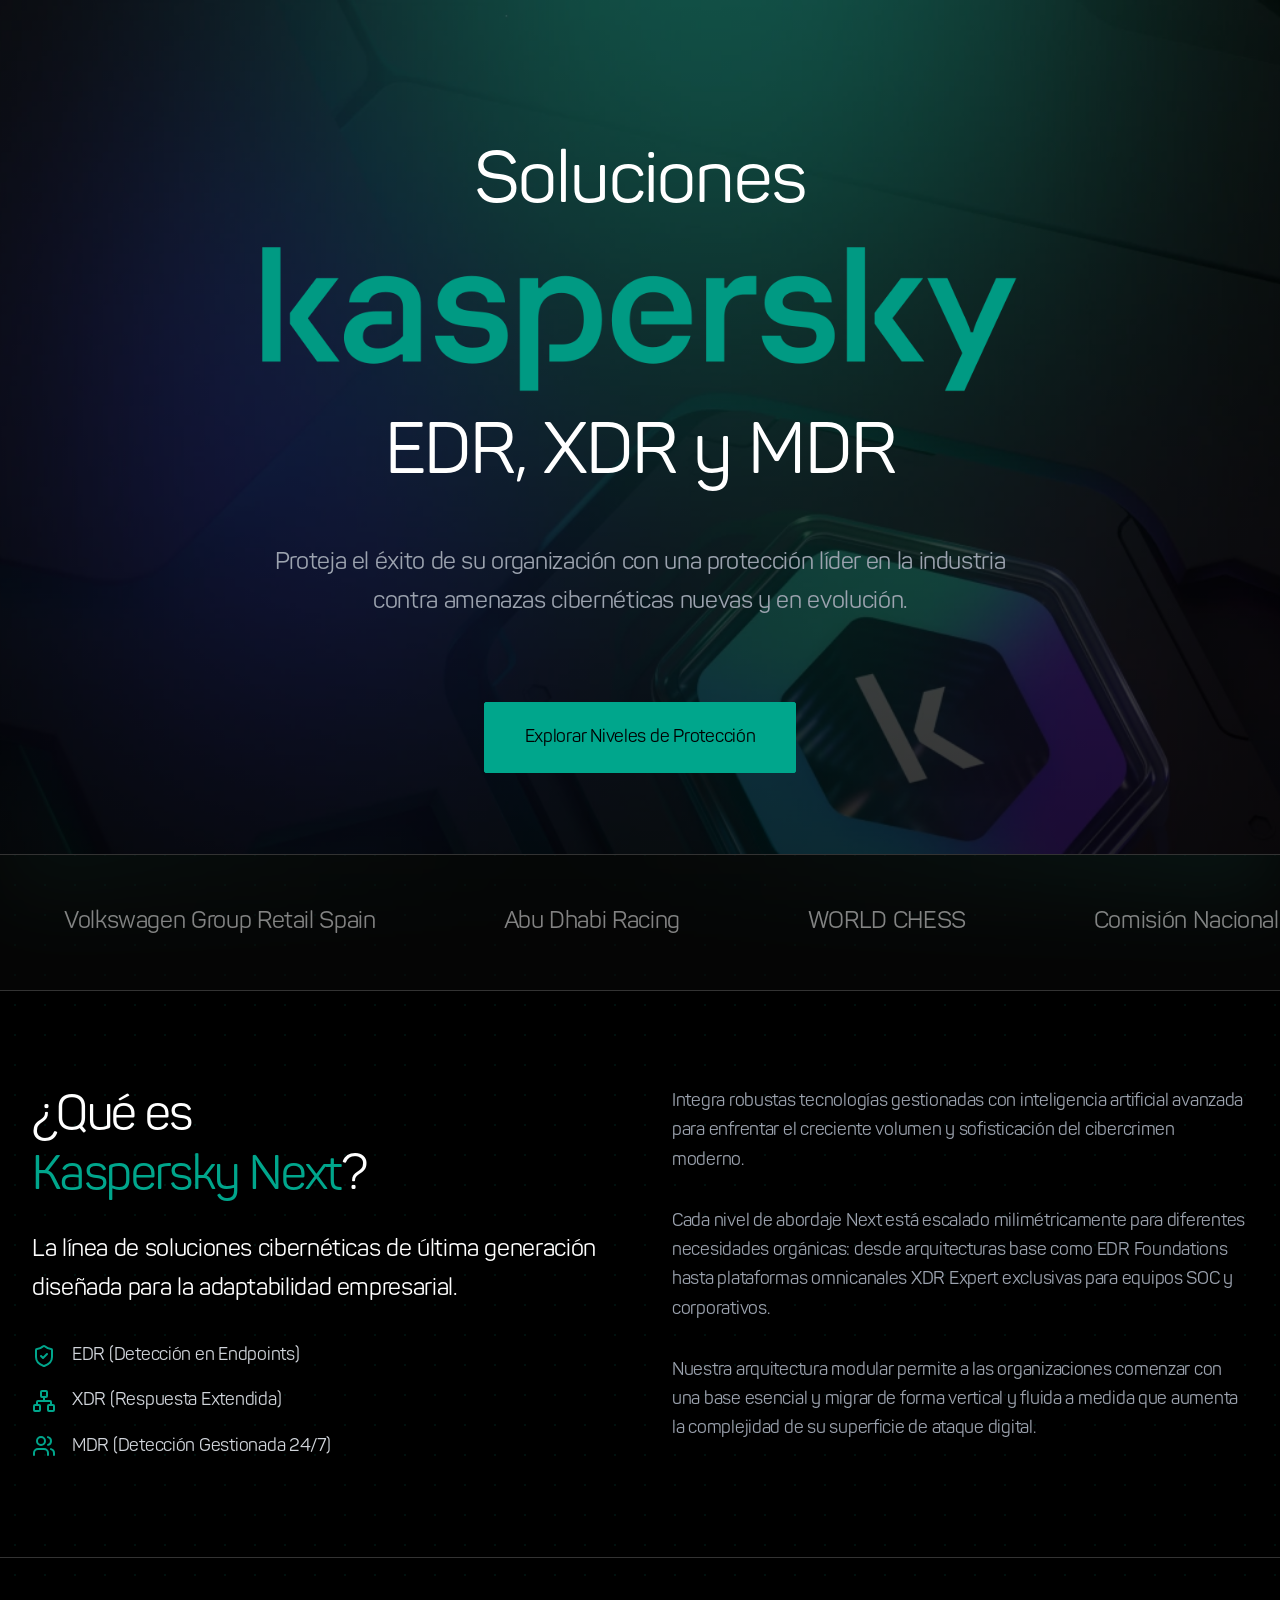
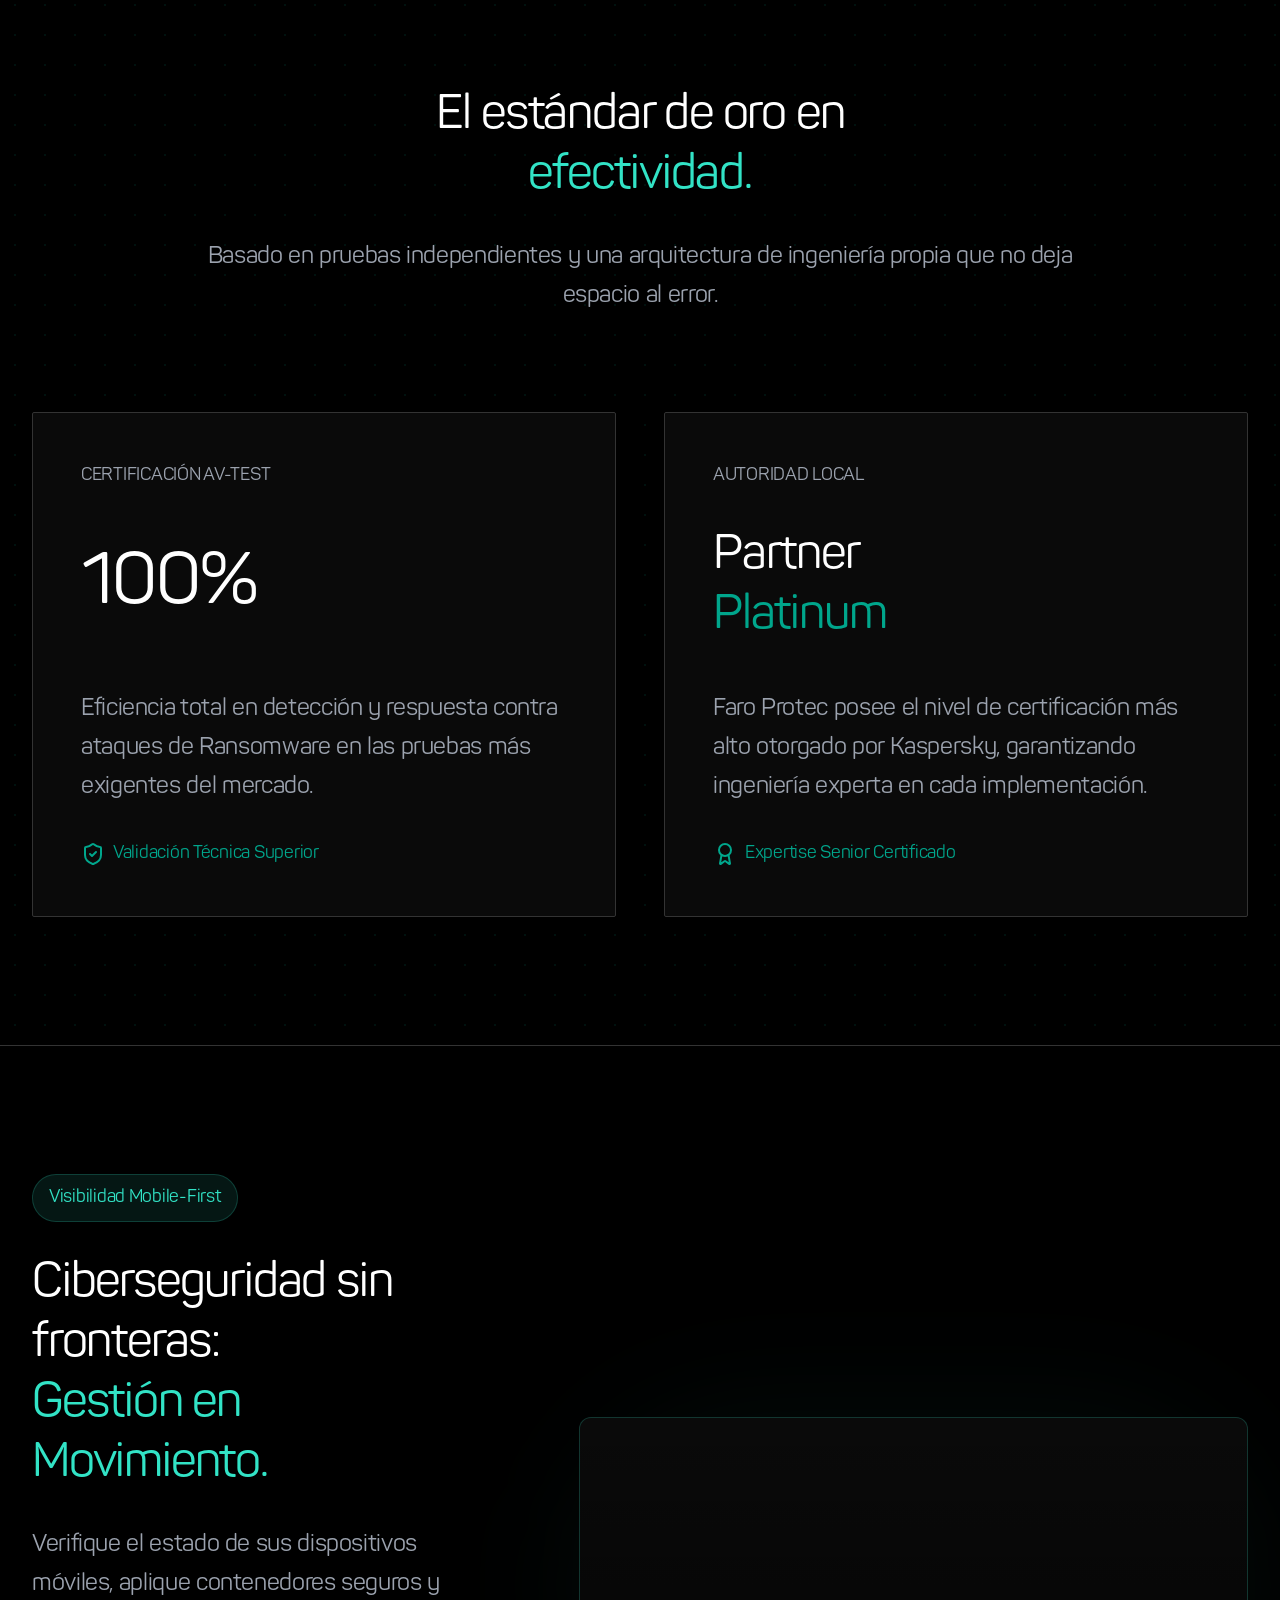
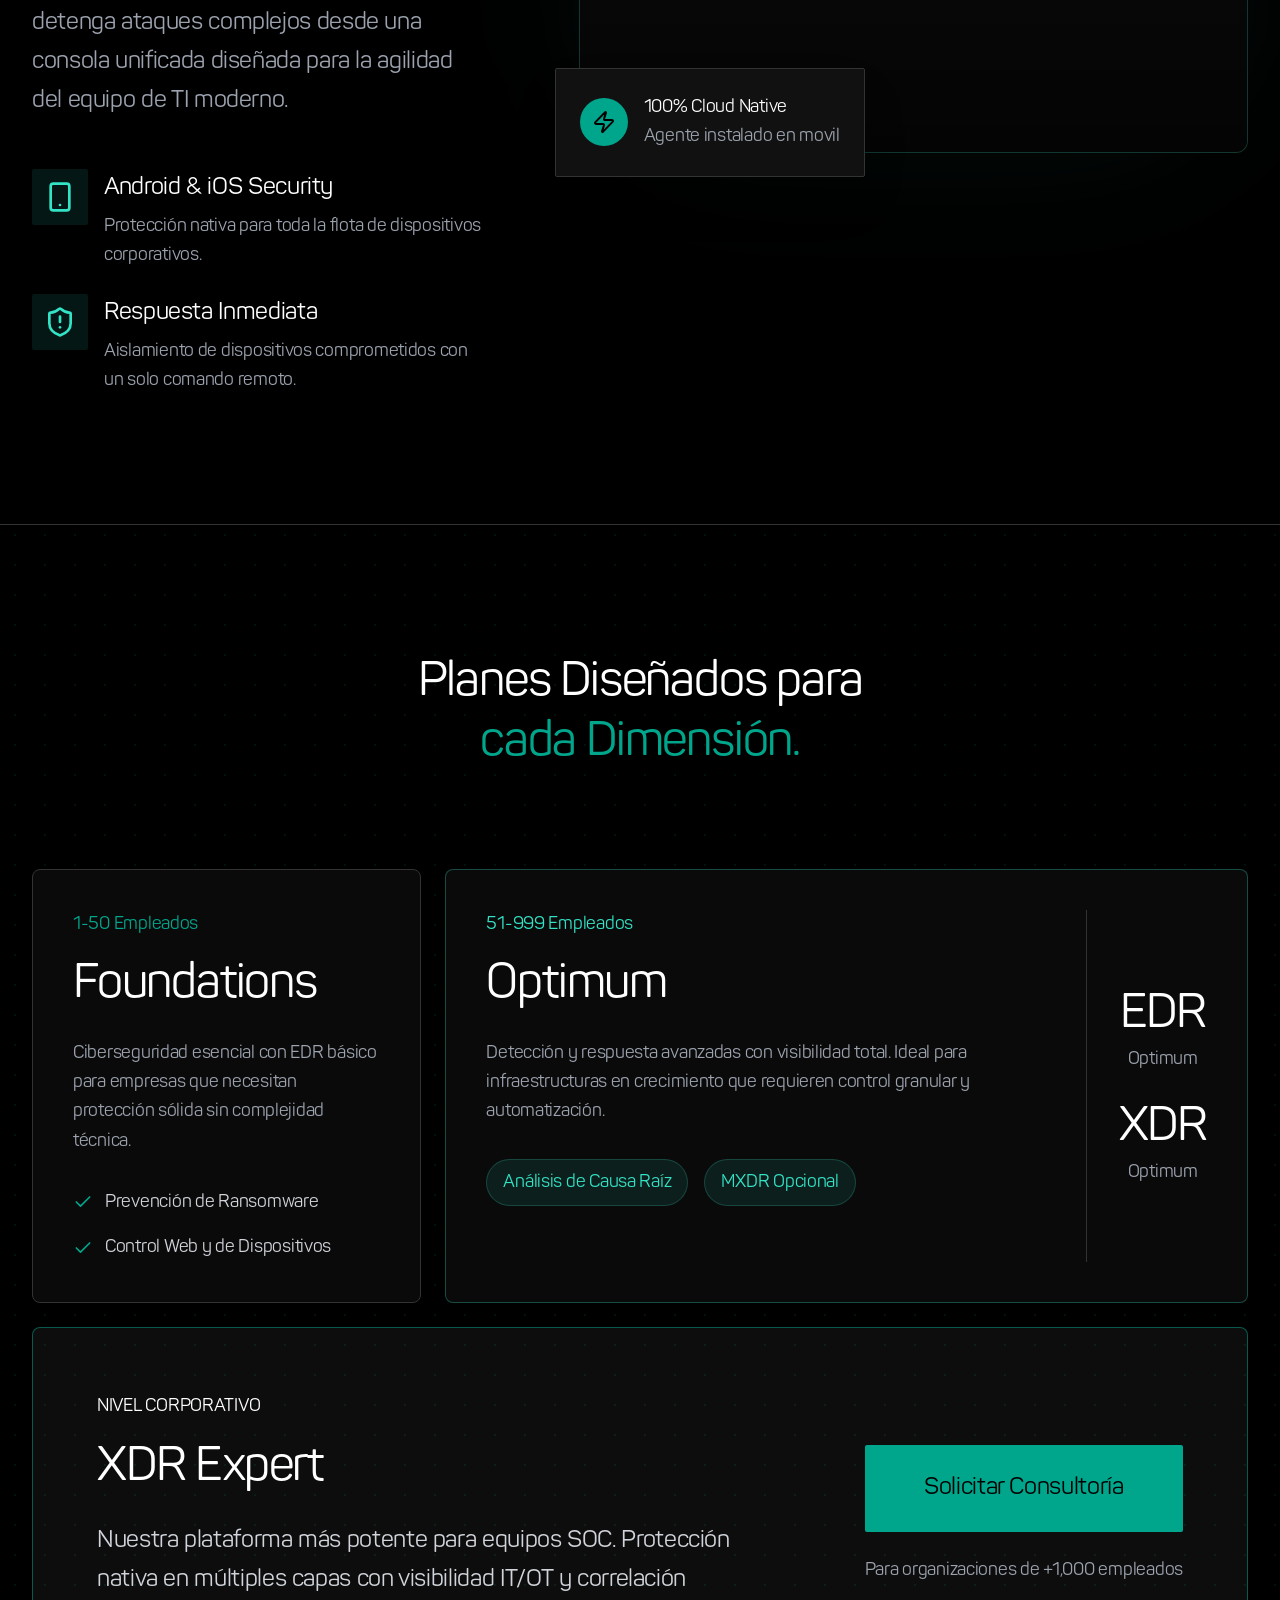
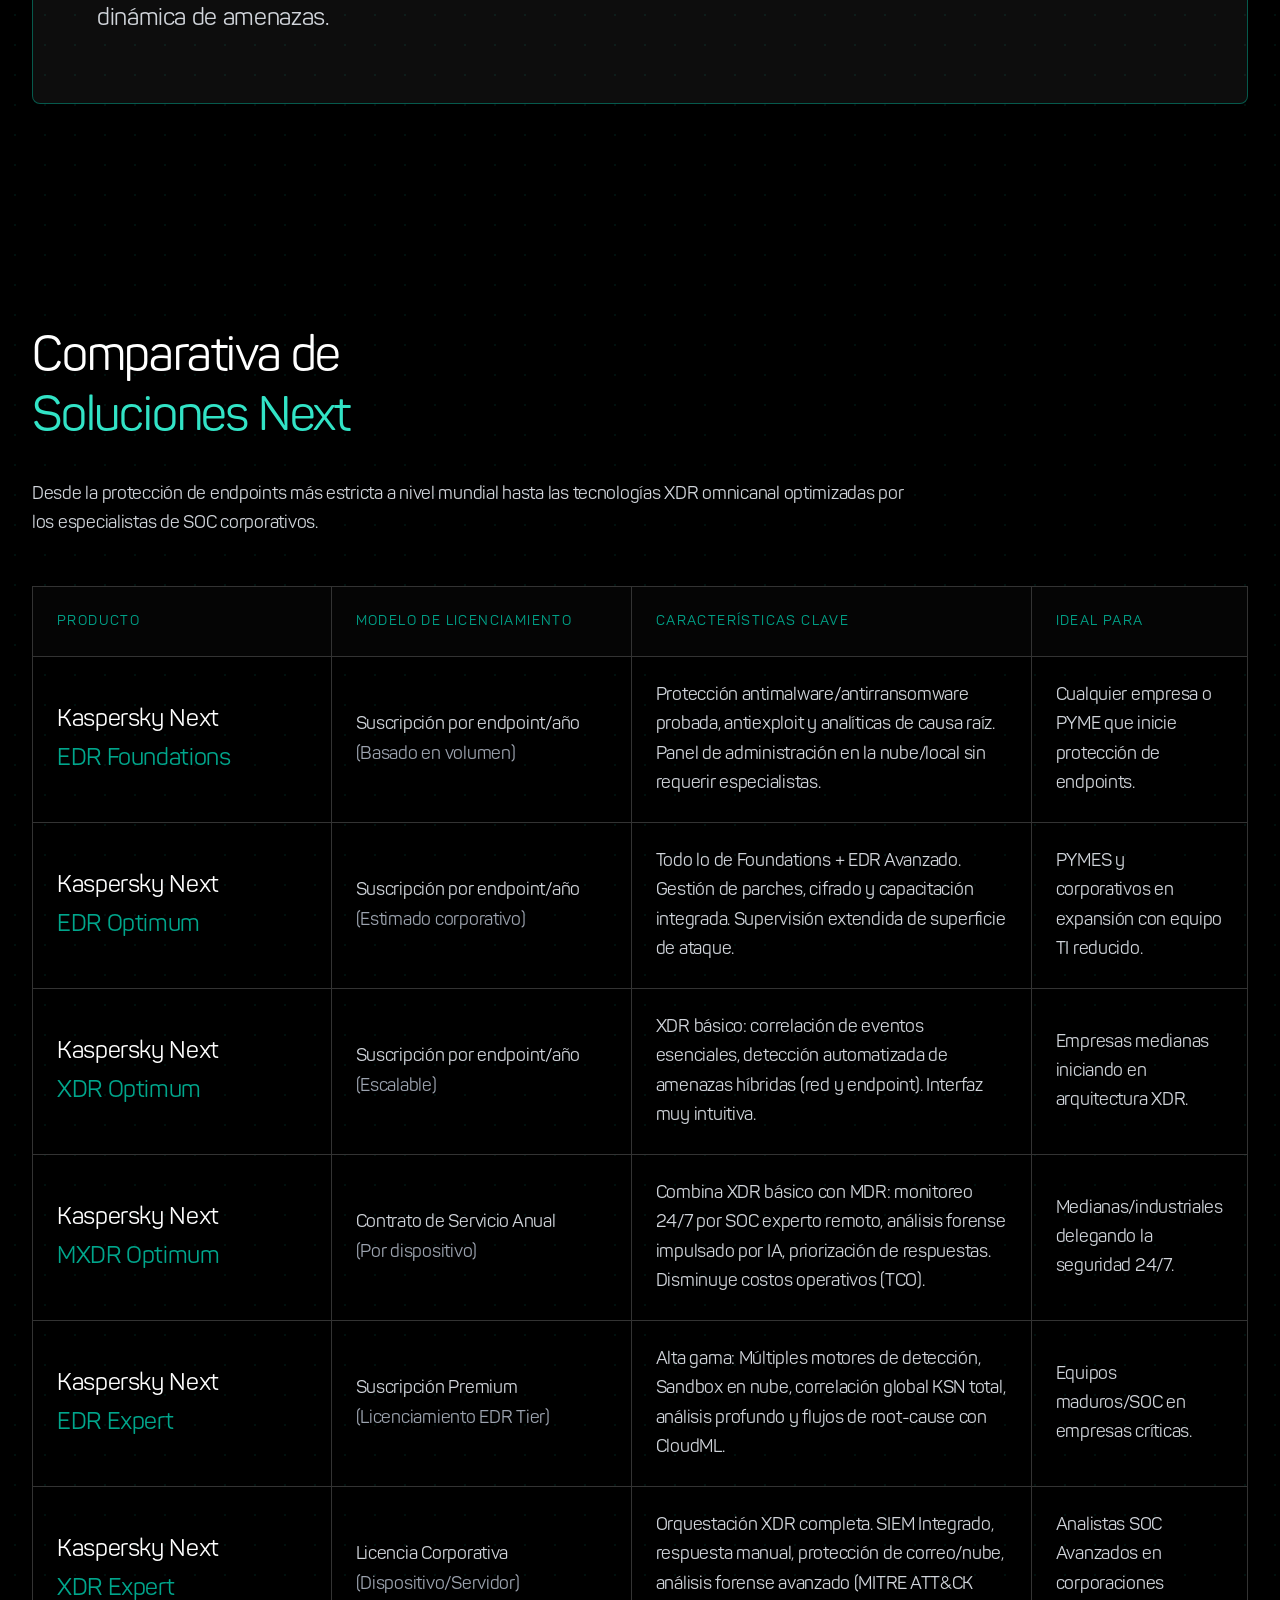
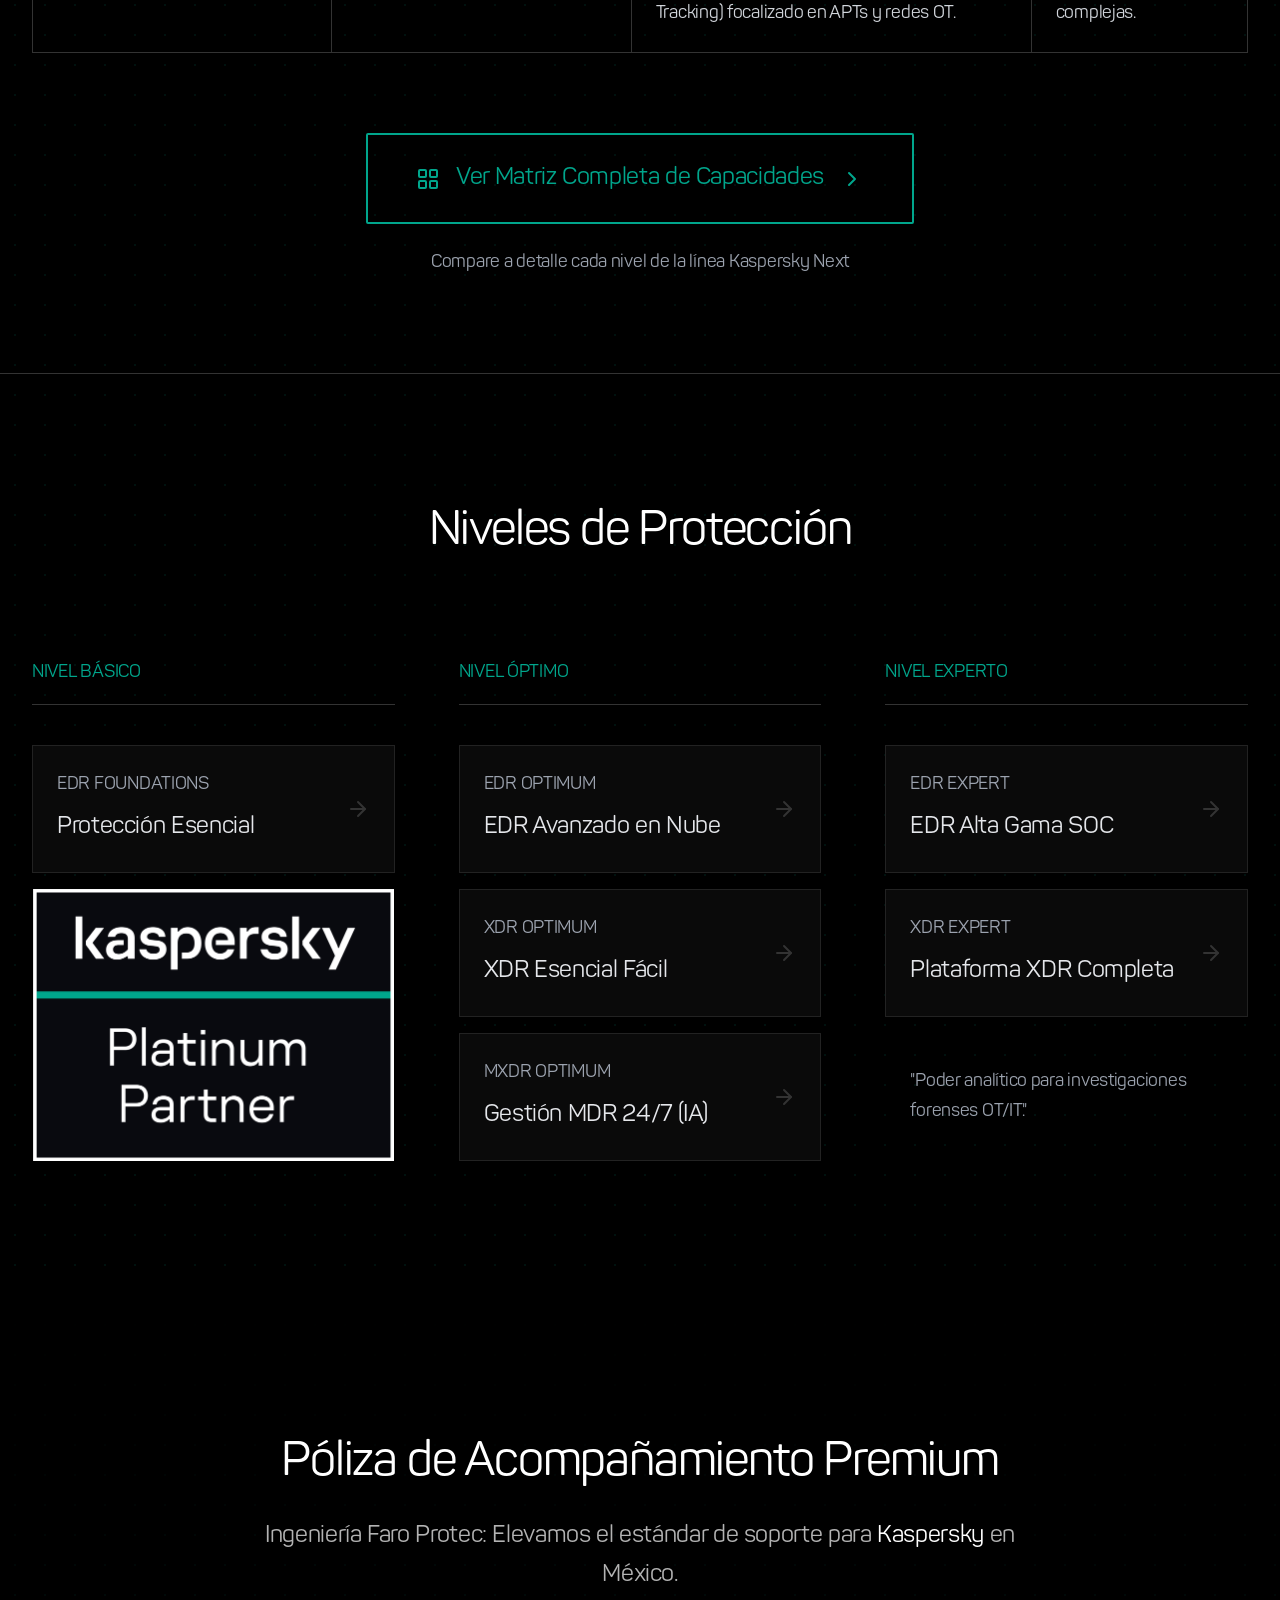
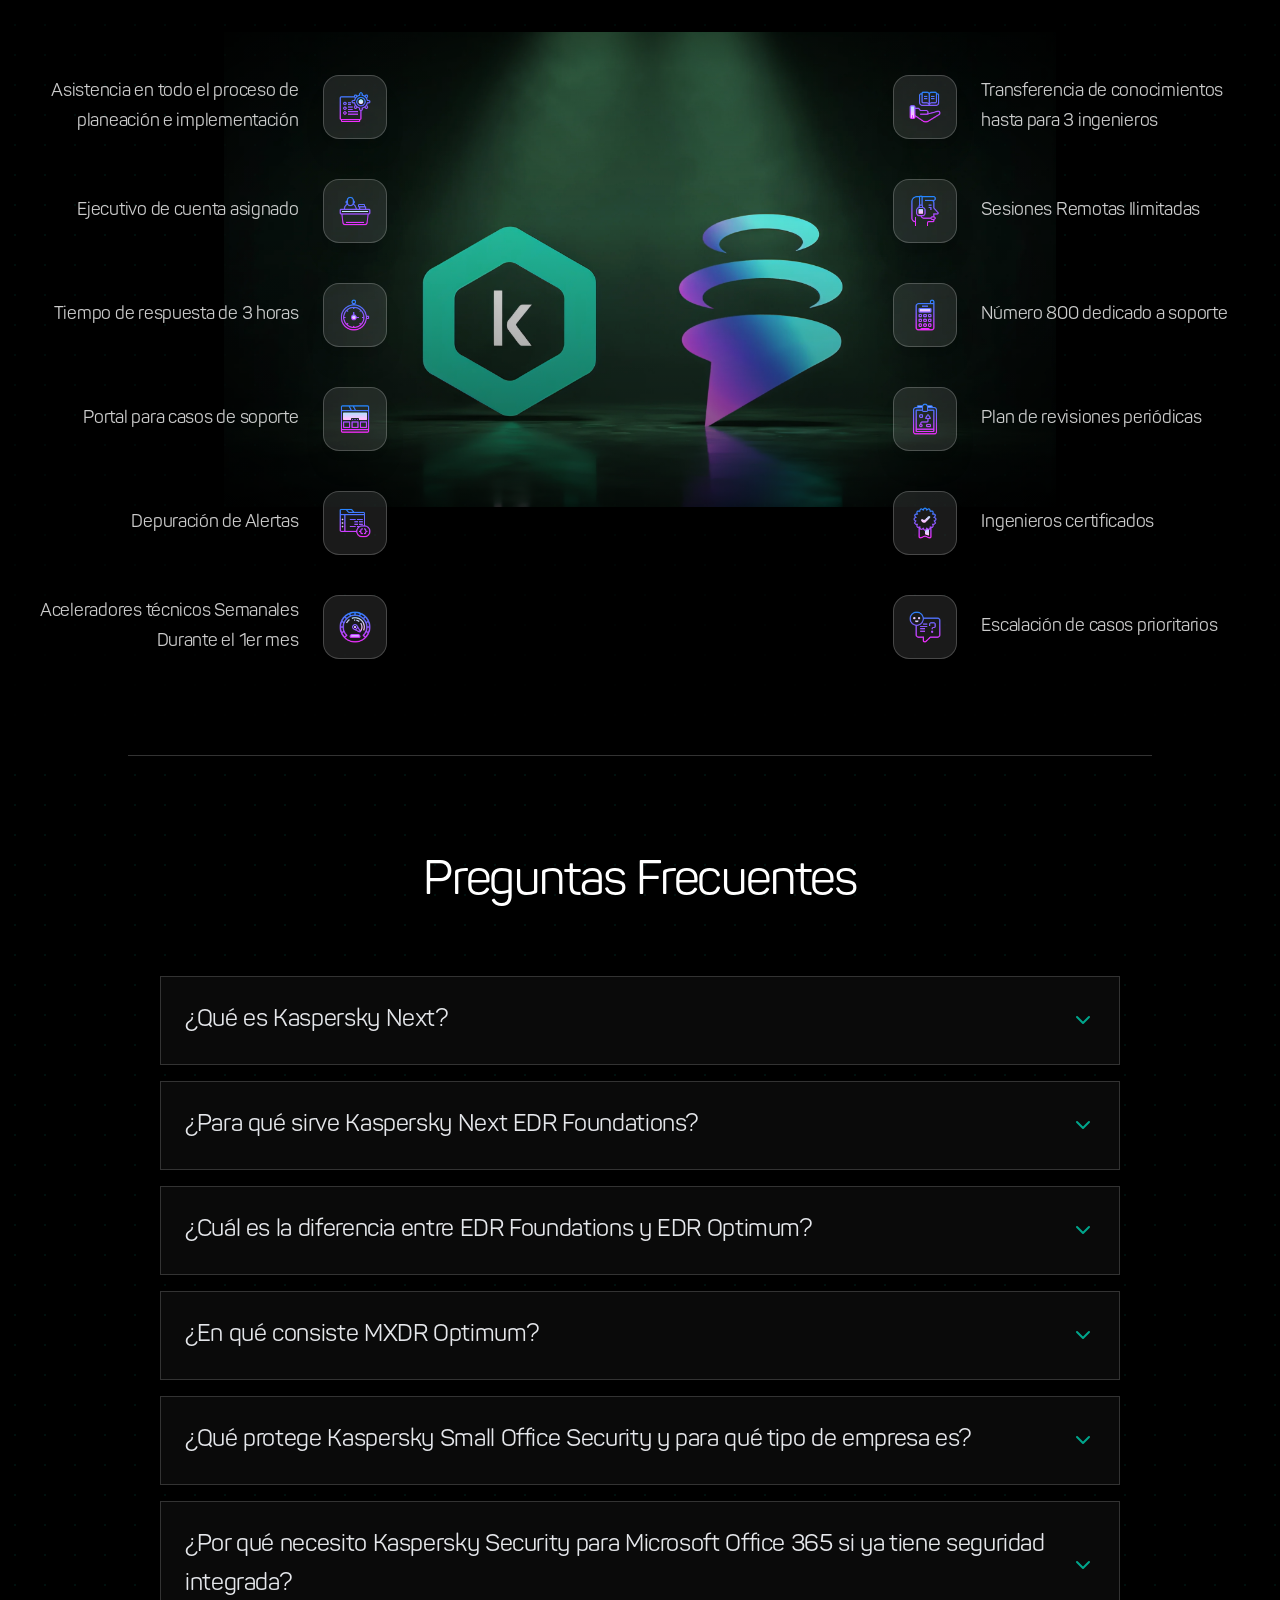
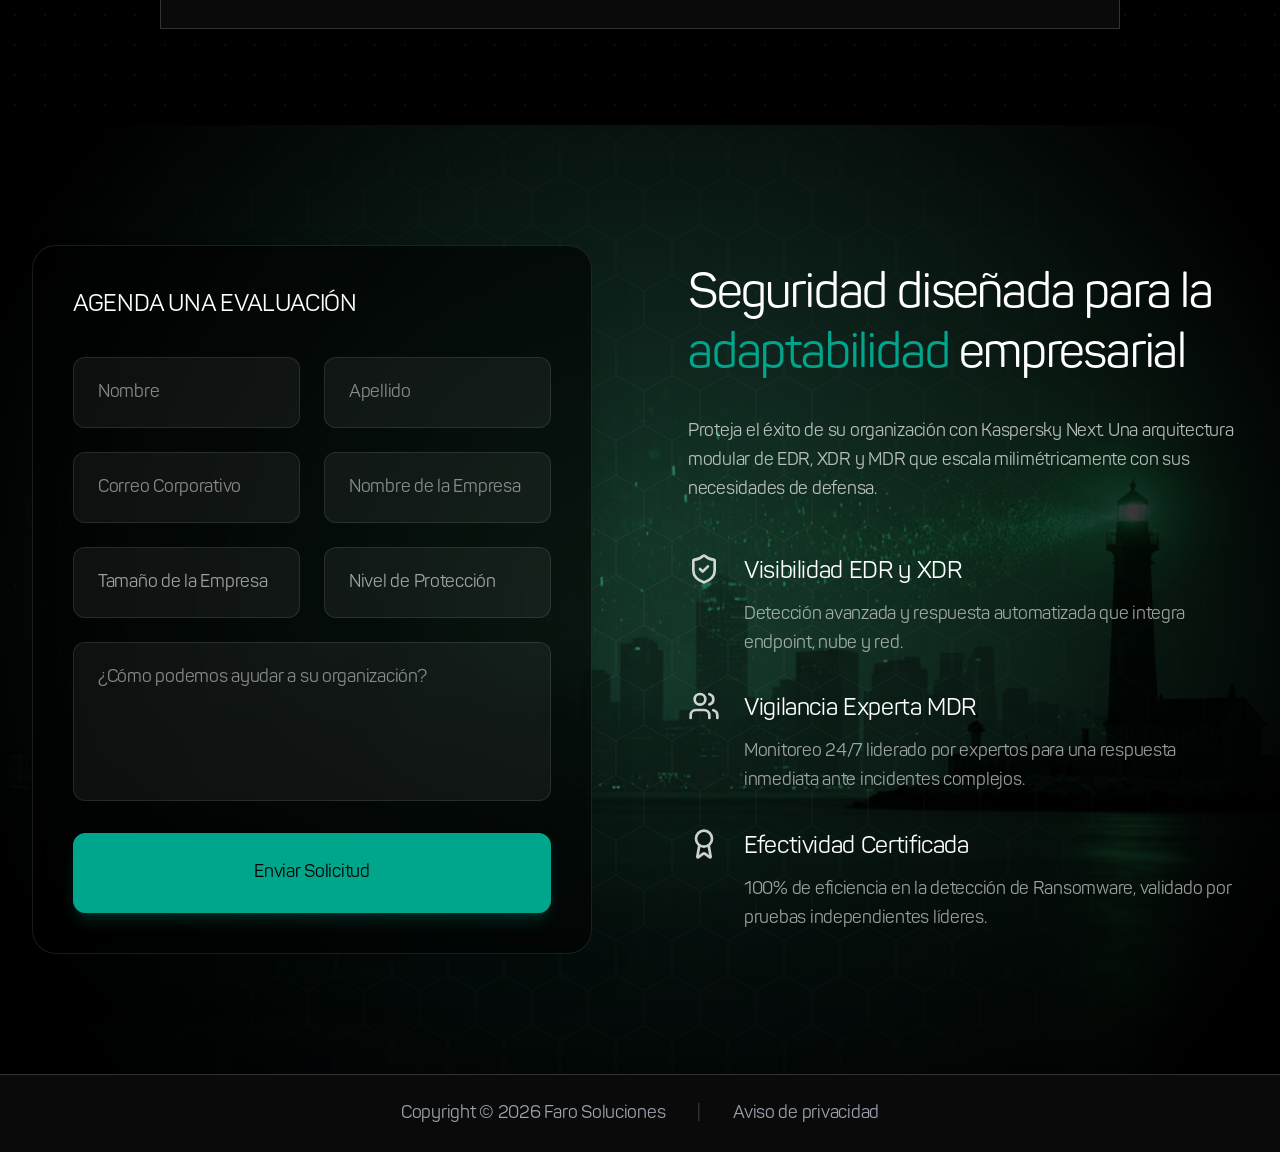
<file: index.html>
<!DOCTYPE html>
<html lang="es">

<head>
    <meta charset="UTF-8">
    <meta name="viewport" content="width=device-width, initial-scale=1.0">
    <meta name="description"
        content="Descubra Kaspersky Next, la nueva línea de ciberseguridad empresarial: soluciones EDR, XDR y MDR con IA avanzada. Compare funcionalidades, precios estimados y solicite una demo gratis.">
    <title>Kaspersky Next: soluciones EDR, XDR y MDR de ciberseguridad para empresas</title>
    <link rel="icon" href="data:,">

    <!-- LCP Optimization -->
    <link rel="preload" as="image" href="./public/images/masthead-tablet-1x-q93.webp" fetchpriority="high">

    <!-- Font Preload Optimization -->
    <link rel="preload" href="./public/fonts/Panton-Regular.otf" as="font" type="font/otf" crossorigin>

    <!-- Tailwind CSS (Local) -->
    <script src="./public/js/tailwind.min.js"></script>
    <script>
        tailwind.config = {
            theme: {
                extend: {
                    colors: {
                        kaspersky: {
                            green: '#00a68c',
                            cyan: '#32e3c6',
                            black: '#000000',
                            gray: '#0a0a0a',
                            border: '#333333'
                        }
                    }
                }
            }
        }
    </script>

    <!-- Lucide Icons (Local) -->
    <script src="./public/js/lucide.min.js"></script>

    <style>
        /* REGLA DE ORO TIPOGRÁFICA: Local Panton Loader */
        @font-face {
            font-family: 'Panton';
            src: url('./public/fonts/Panton-Regular.otf') format('opentype');
            font-weight: 400;
            font-style: normal;
            font-display: swap;
        }

        /* 1. Normalización Global */
        body {
            font-family: 'Panton', sans-serif;
            background-color: #000000;
            background-image: radial-gradient(rgba(0, 166, 140, 0.1) 1px, transparent 1px);
            background-size: 30px 30px;
            color: #ffffff;
            font-weight: 400 !important;
            letter-spacing: -0.015em !important;
            -webkit-font-smoothing: antialiased;
            overflow-x: hidden;
            position: relative;
            min-height: 100vh;
        }

        .ambient-glow {
            position: fixed;
            top: 0;
            left: 0;
            width: 100%;
            height: 100%;
            background:
                radial-gradient(circle at 0% 0%, rgba(0, 166, 140, 0.22), transparent 50%),
                radial-gradient(circle at 100% 100%, rgba(50, 227, 198, 0.15), transparent 50%),
                radial-gradient(circle at 100% 0%, rgba(0, 166, 140, 0.1), transparent 40%),
                radial-gradient(circle at 0% 100%, rgba(50, 227, 198, 0.1), transparent 40%);
            pointer-events: none;
            z-index: 0;
            filter: blur(40px);
        }

        /* Remoción global de font-weights y estandarización a 400 */
        h1,
        h2,
        h3,
        h4,
        h5,
        h6,
        p,
        a,
        span,
        button,
        b,
        strong,
        th,
        td,
        div {
            font-weight: 400 !important;
        }

        /* 2. Definición de Niveles Estrictos (Regla de Oro) */
        .text-lg {
            font-size: 1.125rem !important;
            line-height: 1.625 !important;
            letter-spacing: -0.015em !important;
        }

        .text-2xl,
        .text-xl {
            font-size: 1.5rem !important;
            line-height: 1.625 !important;
            letter-spacing: -0.015em !important;
        }

        .text-5xl,
        .text-4xl,
        .text-6xl {
            font-size: clamp(2.5rem, 5vw, 3rem) !important;
            line-height: 1.25 !important;
            letter-spacing: -0.025em !important;
        }

        .hero-title,
        .text-7xl,
        .text-8xl {
            font-size: clamp(3rem, 7vw, 4.5rem) !important;
            line-height: 1.1 !important;
            letter-spacing: -0.015em !important;
        }

        /* Estructuras Flat Design Sólidas */
        .flat-card {
            border: 1px solid #333333;
            background-color: #0a0a0a;
            border-radius: 12px;
            padding: 2rem;
        }

        /* Restricciones adicionales para Tablas y Acordeones Planos */
        .flat-table th,
        .flat-table td {
            border: 1px solid #333333;
            padding: 1.5rem;
            text-align: left;
        }

        .flat-table th {
            background-color: #050505;
            color: #00a68c;
            text-transform: uppercase;
            letter-spacing: 0.1em;
            font-size: 0.875rem;
        }

        /* Utility classes */
        .sr-only {
            position: absolute;
            width: 1px;
            height: 1px;
            padding: 0;
            margin: -1px;
            overflow: hidden;
            clip: rect(0, 0, 0, 0);
            white-space: nowrap;
            border-width: 0;
        }

        /* 5. Carrusel Infinito (Marquee) */
        .logo-marquee-container {
            width: 100%;
            overflow: hidden;
            position: relative;
            padding: 3rem 0;
            background: rgba(10, 10, 10, 0.5);
            border-bottom: 1px solid #333333;
        }

        .logo-marquee {
            display: flex;
            width: max-content;
            animation: marquee 30s linear infinite;
        }

        .logo-item {
            flex-shrink: 0;
            padding: 0 4rem;
            display: flex;
            align-items: center;
            justify-content: center;
            filter: grayscale(100%) brightness(2);
            opacity: 0.5;
            transition: opacity 0.3s ease;
        }

        .logo-item:hover {
            opacity: 1;
        }

        @keyframes marquee {
            0% {
                transform: translateX(0);
            }

            100% {
                transform: translateX(-50%);
            }
        }

        /* 6. Bento Grid Styles */
        .bento-grid {
            display: grid;
            grid-template-columns: repeat(12, 1fr);
            gap: 1.5rem;
        }

        .bento-item {
            background-color: #0a0a0a;
            border: 1px solid #333333;
            border-radius: 8px;
            padding: 2.5rem;
        }


        /* 7. Matrix Table & Modal Styles */
        #matrix-modal {
            display: none;
            position: fixed;
            inset: 0;
            z-index: 1000;
            background-color: rgba(0, 0, 0, 0.95);
            backdrop-filter: blur(20px);
            overflow-y: auto;
            padding: 4rem 1rem;
        }

        .matrix-container {
            max-width: 1200px;
            margin: 0 auto;
            background: #0a0a0b;
            border: 1px solid #333;
            box-shadow: 0 25px 50px -12px rgba(0, 0, 0, 0.5);
        }

        .matrix-table {
            width: 100%;
            border-collapse: collapse;
            table-layout: fixed;
        }

        .matrix-table th {
            padding: 2.5rem 1.5rem;
            background: #000;
            border-bottom: 2px solid #333;
            text-align: center;
        }

        .matrix-table td {
            padding: 1.5rem;
            border-bottom: 1px solid rgba(255, 255, 255, 0.05);
            vertical-align: middle;
            text-align: center;
        }

        .matrix-table tr:nth-child(even) {
            background-color: rgba(255, 255, 255, 0.02);
        }

        .matrix-table td:first-child {
            text-align: left;
            width: 40%;
        }

        .matrix-row-title {
            color: #32e3c6;
            font-size: 1.5rem;
            display: block;
            margin-bottom: 0.25rem;
            font-weight: bold;
        }

        .matrix-row-desc {
            font-size: 1.125rem;
            color: #888;
            line-height: 1.4;
        }

        .matrix-status-text {
            font-size: 1.125rem;
            color: #ccc;
        }

        /* Hero Background with Overlay */
        #hero {
            background-image: url('./public/images/masthead-tablet-1x-q93.webp');
            background-size: cover;
            background-position: center;
            background-repeat: no-repeat;
        }

        #hero::before {
            content: '';
            position: absolute;
            inset: 0;
            background: linear-gradient(to bottom, rgba(0, 0, 0, 0.6) 0%, rgba(0, 0, 0, 0.8) 100%);
            z-index: 1;
        }

        /* Sentinel Enclosure Effect for Contact Section */
        .section-contact-vibrant {
            position: relative;
            background: #000;
            padding: 120px 0;
            overflow: hidden;
            border-top: 1px solid var(--kaspersky-border);
        }

        .contact-bg-zoom {
            position: absolute;
            inset: 0;
            background-image: url('./public/images/gemini-2.5-flash-image_la_misma_imagen_pero_con_unfiltro_color_verde_kaspersky_en_el_ambiente._los_efec-0.jpg');
            background-size: 140%;
            background-position: 25% center;
            background-repeat: no-repeat;
            opacity: 0.65;
            z-index: 0;
        }

        /* FAQ: Justified text for long-form answers */
        details div p,
        details div li {
            text-align: justify;
            hyphens: auto;
        }

        .contact-bg-hex {
            position: absolute;
            inset: 0;
            background-image: url("data:image/svg+xml,%3Csvg xmlns='http://www.w3.org/2000/svg' width='56' height='100' viewBox='0 0 56 100'%3E%3Cpath d='M28 66L0 50L0 16L28 0L56 16L56 50L28 66L28 100' fill='none' stroke='white' stroke-opacity='0.05' stroke-width='1'/%3E%3C/svg%3E");
            background-size: 56px 100px;
            z-index: 1;
        }

        .contact-bg-mask {
            position: absolute;
            inset: 0;
            background: radial-gradient(circle at center, transparent 10%, #000 90%);
            z-index: 2;
        }

        /* Fix select options visibility */
        select option {
            background-color: #111;
            color: white;
        }

        .section-contact-vibrant .container-inner {
            position: relative;
            z-index: 10;
        }

        .benefit-item {
            display: flex;
            gap: 1.5rem;
            align-items: flex-start;
        }

        .benefit-icon {
            flex-shrink: 0;
            width: 2rem;
            height: 2rem;
            color: var(--kaspersky-green);
            opacity: 0.8;
        }
    </style>
</head>

<body class="bg-black text-white selection:bg-kaspersky-green selection:text-black">
    <div class="ambient-glow" aria-hidden="true"></div>

    <main>
        <!-- HERO SECTION (Clon Kaspesky Catalogue Hero) -->
        <section id="hero"
            class="relative min-h-[95vh] flex flex-col justify-center items-center overflow-hidden border-b border-kaspersky-border pt-16">
            <div class="relative z-10 text-center px-4 max-w-6xl w-full flex flex-col items-center">

                <!-- Título Gigante SEO -->
                <h1 class="text-7xl mb-12">
                    Soluciones<br>
                    <img src="./public/images/Kaspersky_logo.svg.png" alt="Kaspersky Next"
                        class="h-24 md:h-40 object-contain inline-block my-4"><br>
                    EDR, XDR y MDR
                </h1>
                <p class="text-2xl text-gray-400 max-w-3xl leading-snug">
                    Proteja el éxito de su organización con una protección líder en la
                    industria contra amenazas cibernéticas nuevas y en evolución.
                </p>

                <!-- Boton CTA (Flat) -->
                <a href="#modal-matrix"
                    class="inline-block mt-20 px-10 py-5 bg-kaspersky-green text-black text-lg border border-kaspersky-green rounded-sm">
                    Explorar Niveles de Protección
                </a>
            </div>

            </div>
        </section>

        <!-- LOGO CAROUSEL (Trust Section - Clientes Globales) -->
        <div class="logo-marquee-container">
            <div class="logo-marquee" id="marquee-inner">
                <!-- First Set -->
                <div class="logo-item"><span class="text-2xl text-white font-bold tracking-tighter">Volkswagen Group
                        Retail
                        Spain</span></div>
                <div class="logo-item"><span class="text-2xl text-white font-bold tracking-tighter">Abu Dhabi Racing
                    </span></div>
                <div class="logo-item"><span class="text-2xl text-white font-bold tracking-tighter">WORLD CHESS</span>
                </div>
                <div class="logo-item"><span class="text-2xl text-white font-bold tracking-tighter">Comisión Nacional de
                        Riego</span></div>
                <div class="logo-item"><span class="text-2xl text-white font-bold tracking-tighter">Qatar Olympic
                        Committee
                        UNIVERSITY</span></div>
                <div class="logo-item"><span class="text-2xl text-white font-bold tracking-tighter">HANKOOK TIRE</span>
                </div>
                <div class="logo-item"><span class="text-2xl text-white font-bold tracking-tighter">AGC Glass
                        Germany</span>
                </div>
                <div class="logo-item"><span class="text-2xl text-white font-bold tracking-tighter">Global Energía Group
                    </span></div>
                <div class="logo-item"><span class="text-2xl text-white font-bold tracking-tighter">Gobierno del Estado
                        de
                        Guanajuato</span></div>

                <!-- Duplicate for Infinite Scroll -->
                <div class="logo-item"><span class="text-2xl text-white font-bold tracking-tighter">Volkswagen Group
                        Retail
                        Spain</span></div>
                <div class="logo-item"><span class="text-2xl text-white font-bold tracking-tighter">Abu Dhabi Racing
                    </span></div>
                <div class="logo-item"><span class="text-2xl text-white font-bold tracking-tighter">WORLD CHESS</span>
                </div>
                <div class="logo-item"><span class="text-2xl text-white font-bold tracking-tighter">Comisión Nacional de
                        Riego</span></div>
                <div class="logo-item"><span class="text-2xl text-white font-bold tracking-tighter">Qatar Olympic
                        Committee
                        UNIVERSITY</span></div>
                <div class="logo-item"><span class="text-2xl text-white font-bold tracking-tighter">HANKOOK TIRE</span>
                </div>
                <div class="logo-item"><span class="text-2xl text-white font-bold tracking-tighter">AGC Glass
                        Germany</span>
                </div>
                <div class="logo-item"><span class="text-2xl text-white font-bold tracking-tighter">Global Energía Group
                    </span></div>
                <div class="logo-item"><span class="text-2xl text-white font-bold tracking-tighter">Gobierno del Estado
                        de
                        Guanajuato</span></div>
            </div>
        </div>

        <!-- SECTION 2: INTRODUCCION A NEXT -->
        <section class="py-24 px-8 max-w-7xl mx-auto border-b border-kaspersky-border">
            <div class="grid lg:grid-cols-2 gap-16 items-start">
                <div>
                    <h2 class="text-5xl md:text-5xl lg:text-5xl tracking-tight leading-[1.1] mb-6">¿Qué es <br><span
                            class="text-kaspersky-green">Kaspersky Next</span>?</h2>
                    <p class="text-2xl text-white leading-snug mb-8">
                        La línea de soluciones cibernéticas de última generación diseñada para la adaptabilidad
                        empresarial.
                    </p>
                    <div class="flex flex-col gap-4">
                        <div class="flex items-center gap-4 text-lg text-gray-300">
                            <i data-lucide="shield-check" class="text-kaspersky-green"></i> EDR (Detección en Endpoints)
                        </div>
                        <div class="flex items-center gap-4 text-lg text-gray-300">
                            <i data-lucide="network" class="text-kaspersky-green"></i> XDR (Respuesta Extendida)
                        </div>
                        <div class="flex items-center gap-4 text-lg text-gray-300">
                            <i data-lucide="users" class="text-kaspersky-green"></i> MDR (Detección Gestionada 24/7)
                        </div>
                    </div>
                </div>
                <div class="text-lg text-gray-400 space-y-8 leading-relaxed">
                    <p>Integra robustas tecnologías gestionadas con inteligencia artificial avanzada para enfrentar el
                        creciente volumen y sofisticación del cibercrimen moderno.</p>
                    <p>Cada nivel de abordaje <strong>Next</strong> está escalado milimétricamente para diferentes
                        necesidades orgánicas: desde arquitecturas base como EDR Foundations hasta plataformas
                        omnicanales
                        XDR Expert exclusivas para equipos SOC y corporativos.</p>
                    <p>Nuestra arquitectura modular permite a las organizaciones comenzar con una base esencial y migrar
                        de
                        forma vertical y fluida a medida que aumenta la complejidad de su superficie de ataque digital.
                    </p>
                </div>
            </div>
        </section>

        <!-- SECTION: ¿POR QUÉ ELEGIR NEXT? (Authority & Stats) -->
        <section class="py-32 px-8 max-w-7xl mx-auto border-b border-kaspersky-border">
            <div class="text-center mb-24">
                <h2 class="text-5xl md:text-7xl tracking-tighter mb-8">El estándar de oro en <br><span
                        class="text-kaspersky-cyan">efectividad.</span></h2>
                <p class="text-2xl text-gray-400 max-w-4xl mx-auto">Basado en pruebas independientes y una arquitectura
                    de
                    ingeniería propia que no deja espacio al error.</p>
            </div>

            <div class="grid md:grid-cols-2 gap-12">
                <!-- Metric Card -->
                <div class="p-12 border border-[#333] bg-[#0a0a0a] rounded-sm relative overflow-hidden">
                    <div class="relative z-10">
                        <div class="text-lg uppercase tracking-widest text-gray-400 mb-4">Certificación AV-TEST</div>
                        <div class="h-40 flex items-center mb-6">
                            <h3 class="text-7xl font-bold text-white">100%</h3>
                        </div>
                        <p class="text-2xl text-gray-400 leading-snug mb-8">Eficiencia total en detección y respuesta
                            contra
                            ataques de Ransomware en las pruebas más exigentes del mercado.</p>
                        <div class="flex items-center gap-2 text-kaspersky-green text-lg">
                            <i data-lucide="shield-check"></i>
                            <span>Validación Técnica Superior</span>
                        </div>
                    </div>
                </div>

                <!-- Partner Card -->
                <div class="p-12 border border-[#333] bg-[#0a0a0a] rounded-sm relative overflow-hidden">
                    <div class="relative z-10">
                        <div class="text-lg uppercase tracking-widest text-gray-400 mb-4">Autoridad Local</div>
                        <div class="h-40 flex items-center mb-6">
                            <h3 class="text-5xl text-white">Partner <br><span
                                    class="text-kaspersky-green">Platinum</span>
                            </h3>
                        </div>
                        <p class="text-2xl text-gray-400 leading-snug mb-8">Faro Protec posee el nivel de certificación
                            más
                            alto otorgado por Kaspersky, garantizando ingeniería experta en cada implementación.</p>
                        <div class="flex items-center gap-2 text-kaspersky-green text-lg">
                            <i data-lucide="award"></i>
                            <span>Expertise Senior Certificado</span>
                        </div>
                    </div>
                </div>
            </div>
        </section>
        <!-- SECTION: SEGURIDAD MOBILE-FIRST (Split Screen) -->
        <section class="py-32 px-8 bg-black border-b border-kaspersky-border overflow-hidden">
            <div class="max-w-[1400px] mx-auto grid grid-cols-12 gap-12 md:gap-24 items-center">

                <!-- Content Column -->
                <div class="col-span-12 md:col-span-5 flex flex-col gap-8 order-2 md:order-1">
                    <div
                        class="inline-block px-4 py-2 bg-kaspersky-cyan/10 border border-kaspersky-cyan/20 text-kaspersky-cyan text-lg rounded-full w-max">
                        Visibilidad Mobile-First
                    </div>
                    <h2 class="text-5xl md:text-7xl tracking-tighter">Ciberseguridad sin fronteras: <br><span
                            class="text-kaspersky-cyan">Gestión en Movimiento.</span></h2>
                    <p class="text-2xl text-gray-400 leading-snug">
                        Verifique el estado de sus dispositivos móviles, aplique contenedores seguros y detenga ataques
                        complejos desde una consola unificada diseñada para la agilidad del equipo de TI moderno.
                    </p>
                    <div class="space-y-6 mt-4">
                        <div class="flex items-start gap-4">
                            <div class="p-3 bg-kaspersky-cyan/10 rounded-sm">
                                <i data-lucide="smartphone" class="w-8 h-8 text-kaspersky-cyan"></i>
                            </div>
                            <div>
                                <h3 class="text-2xl text-white mb-1">Android & iOS Security</h3>
                                <p class="text-lg text-gray-400">Protección nativa para toda la flota de dispositivos
                                    corporativos.</p>
                            </div>
                        </div>
                        <div class="flex items-start gap-4">
                            <div class="p-3 bg-kaspersky-cyan/10 rounded-sm">
                                <i data-lucide="shield-alert" class="w-8 h-8 text-kaspersky-cyan"></i>
                            </div>
                            <div>
                                <h3 class="text-2xl text-white mb-1">Respuesta Inmediata</h3>
                                <p class="text-lg text-gray-400">Aislamiento de dispositivos comprometidos con un solo
                                    comando remoto.</p>
                            </div>
                        </div>
                    </div>
                </div>

                <!-- Video Column -->
                <div class="col-span-12 md:col-span-7 relative order-1 md:order-2">
                    <div class="absolute inset-0 bg-kaspersky-cyan/5 blur-3xl rounded-full"></div>
                    <div
                        class="relative flat-card overflow-hidden border border-kaspersky-cyan/20 rounded-xl group p-0">
                        <video autoplay muted loop playsinline
                            class="w-full h-auto scale-100 group-hover:scale-110 transition-transform duration-[2000ms]">
                            <source src="./public/video/Kaspersky Anti-Ransomware Tool.mp4" type="video/mp4">
                        </video>
                        <div class="absolute inset-0 bg-gradient-to-t from-black/60 to-transparent pointer-events-none">
                        </div>
                    </div>
                    <!-- Mini Overlay Badge -->
                    <div
                        class="absolute -bottom-6 -left-6 bg-[#111] border border-[#333] p-6 rounded-sm shadow-2xl hidden lg:block z-20">
                        <div class="flex items-center gap-4">
                            <div class="w-12 h-12 bg-kaspersky-green rounded-full flex items-center justify-center">
                                <i data-lucide="zap" class="w-6 h-6 text-black"></i>
                            </div>
                            <div>
                                <div class="text-white text-lg font-bold">100% Cloud Native</div>
                                <div class="text-gray-400 text-lg">Agente instalado en movil</div>
                            </div>
                        </div>
                    </div>
                </div>

            </div>
        </section>


        <!-- SECTION: PLANES Y NIVELES (Bento Grid) -->
        <section class="py-32 px-8 max-w-7xl mx-auto">
            <div class="text-center mb-24">
                <h2 class="text-5xl md:text-7xl tracking-tighter">Planes Diseñados para <br><span
                        class="text-kaspersky-green">cada Dimensión.</span></h2>
            </div>

            <div class="bento-grid">
                <!-- Box 1: Small (Foundations) -->
                <div class="bento-item col-span-12 lg:col-span-4 flex flex-col justify-between">
                    <div>
                        <div class="text-lg text-kaspersky-green mb-4">1-50 Empleados</div>
                        <h3 class="text-5xl text-white mb-6">Foundations</h3>
                        <p class="text-lg text-gray-400 mb-8 leading-relaxed">Ciberseguridad esencial con EDR básico
                            para
                            empresas que necesitan protección sólida sin complejidad técnica.</p>
                    </div>
                    <ul class="space-y-4 text-lg text-gray-300">
                        <li class="flex items-center gap-3"><i data-lucide="check"
                                class="w-5 h-5 text-kaspersky-green"></i>
                            Prevención de Ransomware</li>
                        <li class="flex items-center gap-3"><i data-lucide="check"
                                class="w-5 h-5 text-kaspersky-green"></i>
                            Control Web y de Dispositivos</li>
                    </ul>
                </div>

                <!-- Box 2: Medium (Optimum) -->
                <div
                    class="bento-item col-span-12 lg:col-span-8 border-kaspersky-cyan/30 flex flex-col md:flex-row gap-8">
                    <div class="flex-1">
                        <div class="text-lg text-kaspersky-cyan mb-4">51-999 Empleados</div>
                        <h3 class="text-5xl text-white mb-6">Optimum</h3>
                        <p class="text-lg text-gray-400 mb-8 leading-relaxed">Detección y respuesta avanzadas con
                            visibilidad total. Ideal para infraestructuras en crecimiento que requieren control granular
                            y
                            automatización.</p>
                        <div class="flex flex-wrap gap-4">
                            <span
                                class="px-4 py-2 bg-kaspersky-cyan/10 border border-kaspersky-cyan/20 text-kaspersky-cyan rounded-full text-lg">Análisis
                                de Causa Raíz</span>
                            <span
                                class="px-4 py-2 bg-kaspersky-cyan/10 border border-kaspersky-cyan/20 text-kaspersky-cyan rounded-full text-lg">MXDR
                                Opcional</span>
                        </div>
                    </div>
                    <div class="hidden md:flex flex-col justify-center gap-6 border-l border-[#333] pl-8">
                        <div class="text-center">
                            <div class="text-5xl text-white">EDR</div>
                            <div class="text-lg text-gray-400">Optimum</div>
                        </div>
                        <div class="text-center">
                            <div class="text-5xl text-white">XDR</div>
                            <div class="text-lg text-gray-400">Optimum</div>
                        </div>
                    </div>
                </div>

                <!-- Box 3: Enterprise (Expert) -->
                <div
                    class="bento-item col-span-12 lg:col-span-12 bg-white/5 border-kaspersky-green/50 flex flex-col lg:flex-row items-center justify-between p-16">
                    <div class="max-w-2xl mb-8 lg:mb-0">
                        <div class="text-lg text-white mb-4 uppercase tracking-[0.3em]">Nivel Corporativo</div>
                        <h3 class="text-5xl text-white mb-6">XDR Expert</h3>
                        <p class="text-2xl text-gray-300 leading-relaxed">Nuestra plataforma más potente para equipos
                            SOC.
                            Protección nativa en múltiples capas con visibilidad IT/OT y correlación dinámica de
                            amenazas.
                        </p>
                    </div>
                    <div class="flex flex-col gap-6 w-full lg:w-auto">
                        <button onclick="document.getElementById('demo-form').scrollIntoView({behavior: 'smooth'})"
                            class="px-12 py-6 bg-kaspersky-green text-black text-2xl font-bold rounded-sm">Solicitar
                            Consultoría</button>
                        <p class="text-lg text-gray-400 text-center">Para organizaciones de +1,000 empleados</p>
                    </div>
                </div>
            </div>
        </section>

        <!-- SECTION 3: TABLA COMPARATIVA KASPERSKY NEXT -->
        <section class="py-24 px-8 max-w-7xl mx-auto border-b border-kaspersky-border">
            <h2 class="text-5xl md:text-5xl lg:text-5xl tracking-tight mb-8">Comparativa de <br><span
                    class="text-kaspersky-cyan">Soluciones Next</span></h2>
            <p class="text-lg text-gray-300 leading-relaxed mb-12 max-w-4xl">
                Desde la protección de endpoints más estricta a nivel mundial hasta las tecnologías XDR omnicanal
                optimizadas por los especialistas de SOC corporativos.
            </p>

            <div class="overflow-x-auto">
                <table class="w-full flat-table">
                    <thead>
                        <tr>
                            <th class="w-1/4">Producto</th>
                            <th class="w-1/4">Modelo de Licenciamiento</th>
                            <th class="w-1/3">Características Clave</th>
                            <th class="w-1/6">Ideal para</th>
                        </tr>
                    </thead>
                    <tbody class="text-gray-300">
                        <tr class=" transition-none">
                            <td class="font-bold text-white text-2xl">Kaspersky Next<br><span
                                    class="text-kaspersky-green">EDR Foundations</span></td>
                            <td class="text-lg">Suscripción por endpoint/año<br><span
                                    class="text-lg text-gray-400">(Basado
                                    en
                                    volumen)</span></td>
                            <td class="text-lg">Protección antimalware/antirransomware probada, antiexploit y analíticas
                                de
                                causa raíz. Panel de administración en la nube/local sin requerir especialistas.</td>
                            <td class="text-lg">Cualquier empresa o PYME que inicie protección de endpoints.</td>
                        </tr>
                        <tr class=" transition-none">
                            <td class="font-bold text-white text-2xl">Kaspersky Next<br><span
                                    class="text-kaspersky-green">EDR Optimum</span></td>
                            <td class="text-lg">Suscripción por endpoint/año<br><span
                                    class="text-lg text-gray-400">(Estimado
                                    corporativo)</span></td>
                            <td class="text-lg">Todo lo de Foundations + EDR Avanzado. Gestión de parches, cifrado y
                                capacitación integrada. Supervisión extendida de superficie de ataque.</td>
                            <td class="text-lg">PYMES y corporativos en expansión con equipo TI reducido.</td>
                        </tr>
                        <tr class=" transition-none">
                            <td class="font-bold text-white text-2xl">Kaspersky Next<br><span
                                    class="text-kaspersky-green">XDR Optimum</span></td>
                            <td class="text-lg">Suscripción por endpoint/año<br><span
                                    class="text-lg text-gray-400">(Escalable)</span></td>
                            <td class="text-lg">XDR básico: correlación de eventos esenciales, detección automatizada de
                                amenazas híbridas (red y endpoint). Interfaz muy intuitiva.</td>
                            <td class="text-lg">Empresas medianas iniciando en arquitectura XDR.</td>
                        </tr>
                        <tr class=" transition-none">
                            <td class="font-bold text-white text-2xl">Kaspersky Next<br><span
                                    class="text-kaspersky-green">MXDR Optimum</span></td>
                            <td class="text-lg">Contrato de Servicio Anual<br><span class="text-lg text-gray-400">(Por
                                    dispositivo)</span>
                            </td>
                            <td class="text-lg">Combina XDR básico con MDR: monitoreo 24/7 por SOC experto remoto,
                                análisis
                                forense impulsado por IA, priorización de respuestas. Disminuye costos operativos (TCO).
                            </td>
                            <td class="text-lg">Medianas/industriales delegando la seguridad 24/7.</td>
                        </tr>
                        <tr class=" transition-none">
                            <td class="font-bold text-white text-2xl">Kaspersky Next<br><span class="text-kaspersky-green">EDR Expert</span></td>
                            <td class="text-lg">Suscripción Premium<br><span
                                    class="text-lg text-gray-400">(Licenciamiento
                                    EDR Tier)</span>
                            </td>
                            <td class="text-lg">Alta gama: Múltiples motores de detección, Sandbox en nube, correlación
                                global KSN total, análisis profundo y flujos de root-cause con CloudML. </td>
                            <td class="text-lg">Equipos maduros/SOC en empresas críticas.</td>
                        </tr>
                        <tr class=" transition-none">
                            <td class="font-bold text-white text-2xl">Kaspersky Next<br><span class="text-kaspersky-green">XDR Expert</span></td>
                            <td class="text-lg">Licencia Corporativa<br><span
                                    class="text-lg text-gray-400">(Dispositivo/Servidor)</span>
                            </td>
                            <td class="text-lg">Orquestación XDR completa. SIEM Integrado, respuesta manual, protección
                                de
                                correo/nube, análisis forense avanzado (MITRE ATT&CK Tracking) focalizado en APTs y
                                redes
                                OT.</td>
                            <td class="text-lg">Analistas SOC Avanzados en corporaciones complejas.</td>
                        </tr>
                    </tbody>
                </table>

                <!-- Matrix Button Overlay -->
                <div class="mt-20 text-center">
                    <button onclick="openMatrixModal()"
                        class="group relative inline-flex items-center gap-4 px-12 py-6 bg-transparent border-2 border-kaspersky-green text-kaspersky-green text-2xl font-bold rounded-sm hover:bg-kaspersky-green hover:text-black duration-300">
                        <i data-lucide="layout-grid" class="w-6 h-6"></i>
                        Ver Matriz Completa de Capacidades
                        <i data-lucide="chevron-right" class="w-6 h-6 transition-transform"></i>
                    </button>
                    <p class="mt-6 text-gray-400 text-lg">Compare a detalle cada nivel de la línea Kaspersky Next</p>
                </div>
            </div>
        </section>

        <!-- SECTION 4: KASPERSKY NEXT MODALS MATRIX -->
        <section id="modal-matrix" class="py-32 px-8 max-w-7xl mx-auto">
            <h2 class="text-5xl md:text-7xl text-center mb-24 tracking-tight">Niveles de Protección</h2>
            <div class="grid grid-cols-1 lg:grid-cols-3 gap-16">

                <!-- Category 1: Foundations -->
                <div class="space-y-10">
                    <div class="text-lg tracking-[0.2em] uppercase text-kaspersky-green border-b border-[#333] pb-4">
                        Nivel
                        Básico</div>
                    <div class="space-y-4">
                        <button onclick="openModal('modal-next-edr-foundations')"
                            class="w-full text-left flex items-center justify-between p-6 border border-[#222] bg-[#0a0a0a]  hover:border-kaspersky-green transition-none group h-32">
                            <div class="flex flex-col gap-2">
                                <span class="text-lg text-gray-400 uppercase tracking-widest">EDR Foundations</span>
                                <span class="text-2xl text-gray-200">Protección
                                    Esencial</span>
                            </div>
                            <i data-lucide="arrow-right" class="w-6 h-6 text-[#333] flex-shrink-0"></i>
                        </button>
                        <div class="h-[272px] w-full flex items-end justify-center">
                            <img src="./public/images/platinum_2.png" alt="Kaspersky Platinum Partner" class="w-full h-[272px] object-contain object-bottom">
                        </div>
                    </div>
                </div>

                <!-- Category 2: Optimum / MDR -->
                <div class="space-y-10">
                    <div class="text-lg tracking-[0.2em] uppercase text-kaspersky-green border-b border-[#333] pb-4">
                        Nivel
                        Óptimo</div>
                    <div class="space-y-4">
                        <button onclick="openModal('modal-next-edr-optimum')"
                            class="w-full text-left flex items-center justify-between p-6 border border-[#222] bg-[#0a0a0a]  hover:border-kaspersky-green transition-none group h-32">
                            <div class="flex flex-col gap-2">
                                <span class="text-lg text-gray-400 uppercase tracking-widest">EDR Optimum</span>
                                <span class="text-2xl text-gray-200">EDR Avanzado en
                                    Nube</span>
                            </div>
                            <i data-lucide="arrow-right" class="w-6 h-6 text-[#333] flex-shrink-0"></i>
                        </button>
                        <button onclick="openModal('modal-next-xdr-optimum')"
                            class="w-full text-left flex items-center justify-between p-6 border border-[#222] bg-[#0a0a0a]  hover:border-kaspersky-green transition-none group h-32">
                            <div class="flex flex-col gap-2">
                                <span class="text-lg text-gray-400 uppercase tracking-widest">XDR Optimum</span>
                                <span class="text-2xl text-gray-200">XDR Esencial
                                    Fácil</span>
                            </div>
                            <i data-lucide="arrow-right" class="w-6 h-6 text-[#333] flex-shrink-0"></i>
                        </button>
                        <button onclick="openModal('modal-next-mxdr-optimum')"
                            class="w-full text-left flex items-center justify-between p-6 border border-[#222] bg-[#0a0a0a]  hover:border-kaspersky-green transition-none group h-32">
                            <div class="flex flex-col gap-2">
                                <span class="text-lg text-gray-400 uppercase tracking-widest">MXDR Optimum</span>
                                <span class="text-2xl text-gray-200">Gestión MDR 24/7
                                    (IA)</span>
                            </div>
                            <i data-lucide="arrow-right" class="w-6 h-6 text-[#333] flex-shrink-0"></i>
                        </button>
                    </div>
                </div>

                <!-- Category 3: Expert -->
                <div class="space-y-10">
                    <div class="text-lg tracking-[0.2em] uppercase text-kaspersky-green border-b border-[#333] pb-4">
                        Nivel Experto
                    </div>
                    <div class="space-y-4">
                        <button onclick="openModal('modal-next-edr-expert')"
                            class="w-full text-left flex items-center justify-between p-6 border border-[#222] bg-[#0a0a0a]  hover:border-kaspersky-green transition-none group h-32">
                            <div class="flex flex-col gap-2">
                                <span class="text-lg text-gray-400 uppercase tracking-widest">EDR Expert</span>
                                <span class="text-2xl text-gray-200">EDR Alta Gama SOC</span>
                            </div>
                            <i data-lucide="arrow-right" class="w-6 h-6 text-[#333] flex-shrink-0"></i>
                        </button>
                        <button onclick="openModal('modal-next-xdr-expert')"
                            class="w-full text-left flex items-center justify-between p-6 border border-[#222] bg-[#0a0a0a]  hover:border-kaspersky-green transition-none group h-32">
                            <div class="flex flex-col gap-2">
                                <span class="text-lg text-gray-400 uppercase tracking-widest">XDR Expert</span>
                                <span class="text-2xl text-gray-200">Plataforma XDR Completa</span>
                            </div>
                            <i data-lucide="arrow-right" class="w-6 h-6 text-[#333] flex-shrink-0"></i>
                        </button>
                        <div class="p-6 border border-transparent h-32 flex items-center">
                            <p class="text-lg text-gray-400">"Poder analítico para investigaciones forenses OT/IT."
                            </p>
                        </div>
                    </div>
                </div>

            </div>
        </section>

        <!-- PÓLIZA DE SOPORTE PREMIUM -->
        <section class="relative min-h-screen flex flex-col justify-center py-24 px-6 overflow-hidden" id="soporte">
            <!-- Background Layer -->
            <div class="absolute inset-0 z-0 overflow-hidden flex justify-center items-center">
                <div class="hidden lg:block relative w-full max-w-4xl px-8 transform translate-y-12">
                    <img src="./public/images/Kaspersky_Faro.webp"
                        class="w-full h-auto object-contain opacity-90 transition-opacity duration-700"
                        style="mask-image: radial-gradient(ellipse 90% 85% at center, black 50%, transparent 98%); -webkit-mask-image: radial-gradient(ellipse 90% 85% at center, black 50%, transparent 98%);"
                        alt="">
                </div>
                <div class="absolute inset-0 bg-gradient-to-b from-black via-transparent to-black"></div>
            </div>

            <div class="relative z-10 w-full max-w-[1440px] mx-auto text-center mb-20 mt-12">
                <h2 class="text-5xl md:text-5xl leading-tight text-white mb-6 font-normal tracking-tighter">
                    Póliza de Acompañamiento Premium
                </h2>
                <p class="text-2xl text-white/70 max-w-3xl mx-auto leading-relaxed">
                    Ingeniería Faro Protec: Elevamos el estándar de soporte para <span
                        class="text-white">Kaspersky</span> en México.
                </p>
            </div>

            <!-- Layout de 3 columnas -->
            <div
                class="relative z-10 grid grid-cols-1 lg:grid-cols-3 w-full max-w-7xl mx-auto gap-12 lg:gap-0 items-center">

                <!-- Columna Izquierda -->
                <div class="flex flex-col gap-10 items-end lg:pr-12">
                    <div class="flex items-center gap-6 justify-end w-full group">
                        <p class="text-lg text-white/80 leading-snug text-right">Asistencia en todo el proceso de
                            planeación e implementación</p>
                        <div
                            class="w-16 h-16 shrink-0 flex items-center justify-center p-3 rounded-2xl bg-white/10 border border-white/20 shadow-xl">
                            <img src="./public/images/polizas/1.png"
                                class="w-full h-full object-contain filter brightness-125" alt="">
                        </div>
                    </div>
                    <div class="flex items-center gap-6 justify-end w-full group">
                        <p class="text-lg text-white/80 leading-snug text-right">Ejecutivo de cuenta asignado</p>
                        <div
                            class="w-16 h-16 shrink-0 flex items-center justify-center p-3 rounded-2xl bg-white/10 border border-white/20 shadow-xl">
                            <img src="./public/images/polizas/2.png"
                                class="w-full h-full object-contain filter brightness-125" alt="">
                        </div>
                    </div>
                    <div class="flex items-center gap-6 justify-end w-full group">
                        <p class="text-lg text-white/80 leading-snug text-right">Tiempo de respuesta de 3 horas</p>
                        <div
                            class="w-16 h-16 shrink-0 flex items-center justify-center p-3 rounded-2xl bg-white/10 border border-white/20 shadow-xl">
                            <img src="./public/images/polizas/3.png"
                                class="w-full h-full object-contain filter brightness-125" alt="">
                        </div>
                    </div>
                    <div class="flex items-center gap-6 justify-end w-full group">
                        <p class="text-lg text-white/80 leading-snug text-right">Portal para casos de soporte</p>
                        <div
                            class="w-16 h-16 shrink-0 flex items-center justify-center p-3 rounded-2xl bg-white/10 border border-white/20 shadow-xl">
                            <img src="./public/images/polizas/4.png"
                                class="w-full h-full object-contain filter brightness-125" alt="">
                        </div>
                    </div>
                    <div class="flex items-center gap-6 justify-end w-full group">
                        <p class="text-lg text-white/80 leading-snug text-right">Depuración de Alertas</p>
                        <div
                            class="w-16 h-16 shrink-0 flex items-center justify-center p-3 rounded-2xl bg-white/10 border border-white/20 shadow-xl">
                            <img src="./public/images/polizas/5.png"
                                class="w-full h-full object-contain filter brightness-125" alt="">
                        </div>
                    </div>
                    <div class="flex items-center gap-6 justify-end w-full group">
                        <p class="text-lg text-white/80 leading-snug text-right">Aceleradores técnicos Semanales Durante
                            el 1er mes</p>
                        <div
                            class="w-16 h-16 shrink-0 flex items-center justify-center p-3 rounded-2xl bg-white/10 border border-white/20 shadow-xl">
                            <img src="./public/images/polizas/6.png"
                                class="w-full h-full object-contain filter brightness-125" alt="">
                        </div>
                    </div>
                </div>

                <!-- Columna Central: Espaciador Invisible -->
                <div class="hidden lg:block h-64"></div>

                <!-- Columna Derecha -->
                <div class="flex flex-col gap-10 items-start lg:pl-12">
                    <div class="flex items-center gap-6 group">
                        <div
                            class="w-16 h-16 shrink-0 flex items-center justify-center p-3 rounded-2xl bg-white/10 border border-white/20 shadow-xl">
                            <img src="./public/images/polizas/7.png"
                                class="w-full h-full object-contain filter brightness-125" alt="">
                        </div>
                        <p class="text-lg text-white/80 leading-snug">Transferencia de conocimientos hasta para 3
                            ingenieros</p>
                    </div>
                    <div class="flex items-center gap-6 group">
                        <div
                            class="w-16 h-16 shrink-0 flex items-center justify-center p-3 rounded-2xl bg-white/10 border border-white/20 shadow-xl">
                            <img src="./public/images/polizas/8.png"
                                class="w-full h-full object-contain filter brightness-125" alt="">
                        </div>
                        <p class="text-lg text-white/80 leading-snug">Sesiones Remotas Ilimitadas</p>
                    </div>
                    <div class="flex items-center gap-6 group">
                        <div
                            class="w-16 h-16 shrink-0 flex items-center justify-center p-3 rounded-2xl bg-white/10 border border-white/20 shadow-xl">
                            <img src="./public/images/polizas/9.png"
                                class="w-full h-full object-contain filter brightness-125" alt="">
                        </div>
                        <p class="text-lg text-white/80 leading-snug">Número 800 dedicado a soporte</p>
                    </div>
                    <div class="flex items-center gap-6 group">
                        <div
                            class="w-16 h-16 shrink-0 flex items-center justify-center p-3 rounded-2xl bg-white/10 border border-white/20 shadow-xl">
                            <img src="./public/images/polizas/10.png"
                                class="w-full h-full object-contain filter brightness-125" alt="">
                        </div>
                        <p class="text-lg text-white/80 leading-snug">Plan de revisiones periódicas</p>
                    </div>
                    <div class="flex items-center gap-6 group">
                        <div
                            class="w-16 h-16 shrink-0 flex items-center justify-center p-3 rounded-2xl bg-white/10 border border-white/20 shadow-xl">
                            <img src="./public/images/polizas/11.png"
                                class="w-full h-full object-contain filter brightness-125" alt="">
                        </div>
                        <p class="text-lg text-white/80 leading-snug">Ingenieros certificados</p>
                    </div>
                    <div class="flex items-center gap-6 group">
                        <div
                            class="w-16 h-16 shrink-0 flex items-center justify-center p-3 rounded-2xl bg-white/10 border border-white/20 shadow-xl">
                            <img src="./public/images/polizas/12.png"
                                class="w-full h-full object-contain filter brightness-125" alt="">
                        </div>
                        <p class="text-lg text-white/80 leading-snug">Escalación de casos prioritarios</p>
                    </div>
                </div>
            </div>
        </section>

        <!-- SECTION 4.5: FAQ ACCORDION -->
        <section class="py-24 px-8 max-w-5xl mx-auto border-t border-kaspersky-border">
            <h2 class="text-5xl text-center mb-16 tracking-tight">Preguntas Frecuentes</h2>
            <div class="space-y-4">
                <!-- FAQ 1 -->
                <details
                    class="group bg-[#0a0a0a] border border-[#333] p-6 open:bg-[#111] transition-none cursor-pointer">
                    <summary
                        class="text-2xl text-gray-200 font-normal flex justify-between items-center outline-none list-none">
                        ¿Qué es Kaspersky Next?
                        <i data-lucide="chevron-down"
                            class="w-6 h-6 text-kaspersky-green group-open:rotate-180 pointer-events-none flex-shrink-0"></i>
                    </summary>
                    <div class="mt-6 text-lg text-gray-400 leading-relaxed border-t border-[#222] pt-6">
                        Es una línea de soluciones de ciberseguridad empresarial que incluye EDR, XDR y MDR. Según
                        Kaspersky, "Next es nuestra línea de soluciones diseñada para protegerlo frente al aumento de
                        amenazas cibernéticas", ofreciendo protección escalable.
                    </div>
                </details>
                <!-- FAQ 2 -->
                <details
                    class="group bg-[#0a0a0a] border border-[#333] p-6 open:bg-[#111] transition-none cursor-pointer">
                    <summary
                        class="text-2xl text-gray-200 font-normal flex justify-between items-center outline-none list-none">
                        ¿Para qué sirve Kaspersky Next EDR Foundations?
                        <i data-lucide="chevron-down"
                            class="w-6 h-6 text-kaspersky-green group-open:rotate-180 pointer-events-none flex-shrink-0"></i>
                    </summary>
                    <div class="mt-6 text-lg text-gray-400 leading-relaxed border-t border-[#222] pt-6">
                        Provee protección básica de endpoints contra malware y ransomware. Está pensado para negocios
                        que
                        necesitan seguridad esencial, reduciendo la carga de trabajo de TI con automatización.
                    </div>
                </details>
                <!-- FAQ 3 -->
                <details
                    class="group bg-[#0a0a0a] border border-[#333] p-6 open:bg-[#111] transition-none cursor-pointer">
                    <summary
                        class="text-2xl text-gray-200 font-normal flex justify-between items-center outline-none list-none">
                        ¿Cuál es la diferencia entre EDR Foundations y EDR Optimum?
                        <i data-lucide="chevron-down"
                            class="w-6 h-6 text-kaspersky-green group-open:rotate-180 pointer-events-none flex-shrink-0"></i>
                    </summary>
                    <div class="mt-6 text-lg text-gray-400 leading-relaxed border-t border-[#222] pt-6">
                        EDR Optimum incluye Foundations y añade visibilidad y respuesta avanzada (gestión de parches,
                        controles en nube). Es ideal para equipos TI pequeños que requieren mitigar amenazas de manera
                        activa.
                    </div>
                </details>
                <!-- FAQ 4 -->
                <details
                    class="group bg-[#0a0a0a] border border-[#333] p-6 open:bg-[#111] transition-none cursor-pointer">
                    <summary
                        class="text-2xl text-gray-200 font-normal flex justify-between items-center outline-none list-none">
                        ¿En qué consiste MXDR Optimum?
                        <i data-lucide="chevron-down"
                            class="w-6 h-6 text-kaspersky-green group-open:rotate-180 pointer-events-none flex-shrink-0"></i>
                    </summary>
                    <div class="mt-6 text-lg text-gray-400 leading-relaxed border-t border-[#222] pt-6">
                        MDR Optimum es XDR básico más un servicio 24/7 de monitoreo en la nube administrado por un
                        equipo
                        experto. Es apto para empresas que delegan la vigilancia continua sin invertir en un SOC
                        interno.
                    </div>
                </details>
                <!-- FAQ 5: Small Office Security SEO -->
                <details
                    class="group bg-[#0a0a0a] border border-[#333] p-6 open:bg-[#111] transition-none cursor-pointer">
                    <summary
                        class="text-2xl text-gray-200 font-normal flex justify-between items-center outline-none list-none">
                        ¿Qué protege Kaspersky Small Office Security y para qué tipo de empresa es?
                        <i data-lucide="chevron-down"
                            class="w-6 h-6 text-kaspersky-green group-open:rotate-180 pointer-events-none flex-shrink-0"></i>
                    </summary>
                    <div class="mt-6 text-lg text-gray-400 leading-relaxed border-t border-[#222] pt-6">
                        <p class="mb-4"><strong class="text-white">Kaspersky Small Office Security (KSOS)</strong> es la
                            solución de ciberseguridad diseñada específicamente para pequeñas empresas y equipos de
                            hasta 50 empleados. Ofrece protección completa para dispositivos Windows, macOS, Android e
                            iOS sin requerir conocimientos técnicos avanzados.</p>
                        <p class="mb-4">Sus capacidades clave incluyen:</p>
                        <ul class="list-disc pl-6 space-y-2">
                            <li><strong class="text-white">Protección contra ransomware y malware</strong> en archivos,
                                correo electrónico y navegación web.</li>
                            <li><strong class="text-white">Prevención de errores humanos</strong>: bloquea vínculos
                                maliciosos y descargas infectadas antes de que el usuario las abra.</li>
                            <li><strong class="text-white">Gestor de contraseñas corporativas</strong> para mantener
                                seguras las cuentas de trabajo.</li>
                            <li><strong class="text-white">Análisis de causas raíz</strong> para que el administrador
                                rastree el origen de cada amenaza bloqueada.</li>
                            <li><strong class="text-white">Panel de control en la nube</strong> intuitivo que requiere
                                supervisión mínima.</li>
                        </ul>
                        <p class="mt-4">Con más de 28 años de experiencia y 1,022 pruebas independientes, KSOS es la
                            elección ideal para PYMEs que necesitan seguridad de nivel empresarial sin la complejidad de
                            un departamento TI dedicado.</p>
                    </div>
                </details>
                <!-- FAQ 6: Office 365 Security SEO -->
                <details
                    class="group bg-[#0a0a0a] border border-[#333] p-6 open:bg-[#111] transition-none cursor-pointer">
                    <summary
                        class="text-2xl text-gray-200 font-normal flex justify-between items-center outline-none list-none">
                        ¿Por qué necesito Kaspersky Security para Microsoft Office 365 si ya tiene seguridad integrada?
                        <i data-lucide="chevron-down"
                            class="w-6 h-6 text-kaspersky-green group-open:rotate-180 pointer-events-none flex-shrink-0"></i>
                    </summary>
                    <div class="mt-6 text-lg text-gray-400 leading-relaxed border-t border-[#222] pt-6">
                        <p class="mb-4">La seguridad integrada de Microsoft en <strong class="text-white">Office
                                365</strong> solo ofrece un nivel básico de protección. <strong
                                class="text-white">Kaspersky Security for Microsoft Office 365</strong> actúa como una
                            capa de defensa avanzada e independiente que cubre las brechas que los controles nativos de
                            Microsoft no detectan.</p>
                        <p class="mb-4">Estas son las amenazas que neutraliza y que la seguridad estándar de Microsoft
                            no puede bloquear solas:</p>
                        <ul class="list-disc pl-6 space-y-2">
                            <li><strong class="text-white">Ataques de phishing y correo empresarial comprometido
                                    (BEC)</strong>: aplica DKIM, SPF, DMARC y análisis sandbox para filtrar correos
                                fraudulentos antes de que lleguen al usuario.</li>
                            <li><strong class="text-white">Malware y ransomware en OneDrive, SharePoint Online y
                                    Microsoft Teams</strong>: combina protección basada en firma con análisis heurístico
                                y de comportamiento para detectar amenazas de día cero.</li>
                            <li><strong class="text-white">Spam y archivos adjuntos maliciosos</strong> en Exchange
                                Online con una tasa de detección calificada AA por SE Labs.</li>
                            <li><strong class="text-white">Cumplimiento normativo</strong>: auditoría continua de datos
                                en la nube para cumplir con leyes de protección de datos personales y datos de pago.
                            </li>
                        </ul>
                        <p class="mt-4">La solución se integra de forma nativa con Microsoft 365 mediante API oficiales
                            (OAuth 2.0, Graph API) y en Faro Protec, como Partner Platinum, podemos gestionarla e
                            implementarla para su organización.</p>
                    </div>
                </details>
            </div>
        </section>

        <!-- SECTION 5: CONTACT FORM -->
        <section id="demo-form" class="section-contact-vibrant">
            <div class="contact-bg-zoom" aria-hidden="true"></div>
            <div class="contact-bg-hex" aria-hidden="true"></div>
            <div class="contact-bg-mask" aria-hidden="true"></div>

            <div class="container-inner max-w-7xl mx-auto px-8">
                <div class="grid grid-cols-1 lg:grid-cols-2 gap-16 lg:gap-24 items-center">

                    <!-- Columna Izquierda: Formulario (Enfoque Sentinel) -->
                    <div class="order-2 lg:order-1">
                        <div class="bg-black/60 p-10 border border-white/10 rounded-3xl backdrop-blur-xl shadow-2xl">
                            <h3 class="text-2xl font-normal mb-8 text-white uppercase tracking-tighter leading-[1.1]">
                                Agenda una Evaluación</h3>
                            <form class="space-y-6" onsubmit="event.preventDefault();">
                                <div class="grid md:grid-cols-2 gap-6">
                                    <div>
                                        <label for="first-name" class="sr-only">Nombre</label>
                                        <input type="text" id="first-name" placeholder="Nombre"
                                            class="w-full bg-white/5 border border-white/10 px-6 py-5 rounded-xl outline-none text-lg text-white/90 placeholder:text-white/50 leading-[1.625] focus:border-kaspersky-green"
                                            required>
                                    </div>
                                    <div>
                                        <label for="last-name" class="sr-only">Apellido</label>
                                        <input type="text" id="last-name" placeholder="Apellido"
                                            class="w-full bg-white/5 border border-white/10 px-6 py-5 rounded-xl outline-none text-lg text-white/90 placeholder:text-white/50 leading-[1.625] focus:border-kaspersky-green"
                                            required>
                                    </div>
                                </div>

                                <div class="grid md:grid-cols-2 gap-6">
                                    <div>
                                        <label for="email" class="sr-only">Correo Corporativo</label>
                                        <input type="email" id="email" placeholder="Correo Corporativo"
                                            class="w-full bg-white/5 border border-white/10 px-6 py-5 rounded-xl outline-none text-lg text-white/90 placeholder:text-white/50 leading-[1.625] focus:border-kaspersky-green"
                                            required>
                                    </div>
                                    <div>
                                        <label for="company" class="sr-only">Nombre de la Empresa</label>
                                        <input type="text" id="company" placeholder="Nombre de la Empresa"
                                            class="w-full bg-white/5 border border-white/10 px-6 py-5 rounded-xl outline-none text-lg text-white/90 placeholder:text-white/50 leading-[1.625] focus:border-kaspersky-green"
                                            required>
                                    </div>
                                </div>

                                <div class="grid md:grid-cols-2 gap-6">
                                    <div>
                                        <label for="company-size" class="sr-only">Tamaño de la Empresa</label>
                                        <select id="company-size"
                                            class="w-full bg-white/5 border border-white/10 px-6 py-5 rounded-xl outline-none text-lg text-white/60 focus:border-kaspersky-green appearance-none"
                                            required>
                                            <option value="" disabled selected>Tamaño de la Empresa</option>
                                            <option value="1-50">1-50 Empleados</option>
                                            <option value="51-250">51-250 Empleados</option>
                                            <option value="251-1000">251-1000 Empleados</option>
                                            <option value="1000+">1000+ Empleados</option>
                                        </select>
                                    </div>
                                    <div>
                                        <label for="protection-level" class="sr-only">Nivel de Protección</label>
                                        <select id="protection-level"
                                            class="w-full bg-white/5 border border-white/10 px-6 py-5 rounded-xl outline-none text-lg text-white/60 focus:border-kaspersky-green appearance-none"
                                            required>
                                            <option value="" disabled selected>Nivel de Protección</option>
                                            <option value="Foundations">Next EDR Foundations</option>
                                            <option value="Optimum">Next Optimum</option>
                                            <option value="Expert">Next Expert</option>
                                        </select>
                                    </div>
                                </div>

                                <div>
                                    <label for="message" class="sr-only">¿Cómo podemos ayudar a su organización?</label>
                                    <textarea id="message" rows="4"
                                        placeholder="¿Cómo podemos ayudar a su organización?"
                                        class="w-full bg-white/5 border border-white/10 px-6 py-5 rounded-xl outline-none text-lg text-white/90 placeholder:text-white/50 leading-[1.625] focus:border-kaspersky-green resize-none"></textarea>
                                </div>

                                <button type="submit"
                                    class="w-full bg-kaspersky-green text-black py-6 rounded-xl text-lg font-normal border border-kaspersky-green hover:bg-kaspersky-green/90 shadow-lg shadow-kaspersky-green/20">
                                    Enviar Solicitud
                                </button>
                            </form>
                        </div>
                    </div>

                    <!-- Columna Derecha: Contenido Visual y Textual -->
                    <div class="order-1 lg:order-2 text-left space-y-12">
                        <div>
                            <h2 class="text-5xl md:text-5xl leading-[1.1] tracking-tighter text-white mb-8 font-normal">
                                Seguridad diseñada para la <span class="text-kaspersky-green">adaptabilidad</span>
                                empresarial
                            </h2>
                            <p class="text-lg text-white/70 leading-[1.625] max-w-2xl">
                                Proteja el éxito de su organización con Kaspersky Next. Una arquitectura modular de EDR,
                                XDR y MDR que escala milimétricamente con sus necesidades de defensa.
                            </p>
                        </div>

                        <div class="space-y-8">
                            <div class="benefit-item">
                                <i data-lucide="shield-check" class="benefit-icon"></i>
                                <div>
                                    <h3 class="text-2xl text-white mb-2 leading-[1.25] font-normal tracking-tight">
                                        Visibilidad EDR y XDR</h3>
                                    <p class="text-lg text-white/60 leading-[1.625]">Detección avanzada y respuesta
                                        automatizada que integra endpoint, nube y red.</p>
                                </div>
                            </div>
                            <div class="benefit-item">
                                <i data-lucide="users" class="benefit-icon"></i>
                                <div>
                                    <h3 class="text-2xl text-white mb-2 leading-[1.25] font-normal tracking-tight">
                                        Vigilancia Experta MDR</h3>
                                    <p class="text-lg text-white/60 leading-[1.625]">Monitoreo 24/7 liderado por
                                        expertos para una respuesta inmediata ante incidentes complejos.</p>
                                </div>
                            </div>
                            <div class="benefit-item">
                                <i data-lucide="award" class="benefit-icon"></i>
                                <div>
                                    <h3 class="text-2xl text-white mb-2 leading-[1.25] font-normal tracking-tight">
                                        Efectividad Certificada</h3>
                                    <p class="text-lg text-white/60 leading-[1.625]">100% de eficiencia en la detección
                                        de Ransomware, validado por pruebas independientes líderes.</p>
                                </div>
                            </div>
                        </div>
                    </div>

                </div>
            </div>
        </section>

    </main>

    <!-- FOOTER -->
    <footer class="bg-[#0a0a0b] border-t border-[#333] py-6 text-center text-gray-400 text-lg">
        <div class="flex justify-center items-center gap-8">
            <span>Copyright &copy; 2026 Faro Soluciones</span>
            <span class="text-white/20">|</span>
            <a href="https://www.faroprotec.com/politica-de-privacidad" target="_blank" rel="noopener"
                class="hover:text-kaspersky-green">
                Aviso de privacidad
            </a>
        </div>
    </footer>

    <!-- MODALS CONTAINER -->
    <div id="modals-container">
        <!-- MODAL TEMPLATE (Unified for Flat Design) -->
        <div id="unified-modal" class="fixed inset-0 bg-[#050505] z-[100] flex flex-col hidden">
            <!-- Header -->
            <div class="w-full border-b border-[#333] p-8 lg:px-16 flex justify-between items-center bg-[#0a0a0a]">
                <h2 id="modal-title" class="text-5xl">Modal de Producto</h2>
                <button onclick="closeModal()" class="p-2 border border-[#333] text-white hover:border-kaspersky-green">
                    <i data-lucide="x" class="w-8 h-8"></i>
                </button>
            </div>
            <!-- Body -->
            <div class="flex-grow overflow-y-auto p-8 lg:p-16 max-w-7xl mx-auto w-full">
                <div class="grid grid-cols-1 lg:grid-cols-2 gap-16">
                    <div>
                        <div id="modal-category" class="text-lg tracking-widest text-[#666] uppercase mb-4">Categoría
                        </div>
                        <h3 id="modal-subtitle" class="text-2xl text-white mb-8">Análisis Profundo de la solución</h3>
                        <p id="modal-description" class="text-lg text-gray-400 leading-relaxed mb-8">
                            Descripción detallada aquí.
                        </p>
                        <ul id="modal-features" class="space-y-4 text-lg text-gray-200">
                            <!-- Features populated via JS -->
                        </ul>
                    </div>
                    <!-- Visual Component -->
                    <div class="relative h-96 w-full flat-card overflow-hidden p-0 border-[#222]">
                        <img id="modal-image" src="./public/images/comparativa_bg.jpg"
                            class="w-full h-full object-contain" alt="Product Graphic">
                    </div>
                </div>
            </div>
        </div>
    </div>

    <!-- COMPARISON MATRIX MODAL -->
    <div id="matrix-modal">
        <div class="matrix-container relative">
            <button onclick="closeMatrixModal()" class="absolute top-6 right-8 text-white hover:text-red-500 z-50">
                <i data-lucide="x" class="w-10 h-10"></i>
            </button>

            <table class="matrix-table">
                <thead>
                    <tr>
                        <th class="text-left py-12 px-8" style="width: 40%;">
                            <h2 class="text-5xl text-white font-bold">Matriz de Funcionalidades</h2>
                            <p class="text-lg text-gray-400 mt-2 font-normal">Comparativa Técnica Detallada</p>
                        </th>
                        <th style="width: 20%;">
                            <div class="flex flex-col items-center">
                                <img src="./public/images/logo2.png" alt="Foundations" class="h-24 w-auto mb-4">
                                <span class="text-white text-lg">EDR FOUNDATIONS</span>
                            </div>
                        </th>
                        <th style="width: 20%;">
                            <div class="flex flex-col items-center">
                                <img src="./public/images/logo1.png" alt="Optimum" class="h-24 w-auto mb-4">
                                <span class="text-white text-lg">EDR OPTIMUM</span>
                            </div>
                        </th>
                        <th style="width: 20%;">
                            <div class="flex flex-col items-center">
                                <img src="./public/images/logo3.png" alt="Expert" class="h-24 w-auto mb-4">
                                <span class="text-white text-lg">XDR EXPERT</span>
                            </div>
                        </th>
                    </tr>
                </thead>
                <tbody class="text-white">
                    <!-- Fila 1 -->
                    <tr>
                        <td>
                            <span class="matrix-row-title">Protección de endpoints</span>
                            <span class="matrix-row-desc">Antivirus para archivos, la Web y correos, protección de red,
                                AMSI, prevención de exploits, corrección, detección de comportamiento, HIPS.</span>
                        </td>
                        <td><i data-lucide="check" class="w-8 h-8 text-kaspersky-green mx-auto"></i></td>
                        <td><i data-lucide="check" class="w-8 h-8 text-kaspersky-green mx-auto"></i></td>
                        <td><i data-lucide="check" class="w-8 h-8 text-kaspersky-green mx-auto"></i></td>
                    </tr>
                    <!-- Fila 2 -->
                    <tr>
                        <td>
                            <span class="matrix-row-title">Gestión de la seguridad</span>
                            <span class="matrix-row-desc">Firewall; controles de aplicaciones, dispositivos y la Web;
                                administración y protección de dispositivos móviles.</span>
                        </td>
                        <td><i data-lucide="check" class="w-8 h-8 text-kaspersky-green mx-auto"></i></td>
                        <td><i data-lucide="check" class="w-8 h-8 text-kaspersky-green mx-auto"></i></td>
                        <td><i data-lucide="check" class="w-8 h-8 text-kaspersky-green mx-auto"></i></td>
                    </tr>
                    <!-- Fila 3 -->
                    <tr>
                        <td>
                            <span class="matrix-row-title">Escenarios de IT</span>
                            <span class="matrix-row-desc">Evaluación de vulnerabilidades, administración de parches,
                                eliminación de datos, inventario de SW/HW, instalación de sistemas operativos y
                                aplicaciones de terceros, conexión remota.</span>
                        </td>
                        <td class="matrix-status-text">Solo evaluación de vulnerabilidades e inventario de SW/HW</td>
                        <td><i data-lucide="check" class="w-8 h-8 text-kaspersky-green mx-auto"></i></td>
                        <td><i data-lucide="check" class="w-8 h-8 text-kaspersky-green mx-auto"></i></td>
                    </tr>
                    <!-- Fila 4 -->
                    <tr>
                        <td>
                            <span class="matrix-row-title">Cifrado</span>
                            <span class="matrix-row-desc">Cifrado y administración del cifrado.</span>
                        </td>
                        <td><i data-lucide="x" class="w-8 h-8 text-red-600 mx-auto opacity-50"></i></td>
                        <td><i data-lucide="check" class="w-8 h-8 text-kaspersky-green mx-auto"></i></td>
                        <td><i data-lucide="check" class="w-8 h-8 text-kaspersky-green mx-auto"></i></td>
                    </tr>
                    <!-- Fila 5 -->
                    <tr>
                        <td>
                            <span class="matrix-row-title">Seguridad en la nube</span>
                            <span class="matrix-row-desc">Descubrimiento y bloqueo en la nube, seguridad para MS Office
                                365, descubrimiento de datos.</span>
                        </td>
                        <td class="matrix-status-text">Solo Cloud Discovery</td>
                        <td><i data-lucide="check" class="w-8 h-8 text-kaspersky-green mx-auto"></i></td>
                        <td><i data-lucide="check" class="w-8 h-8 text-kaspersky-green mx-auto"></i></td>
                    </tr>
                    <!-- Fila 6 -->
                    <tr>
                        <td>
                            <span class="matrix-row-title">Educación</span>
                            <span class="matrix-row-desc">Capacitación en ciberseguridad para administradores de
                                IT.</span>
                        </td>
                        <td><i data-lucide="x" class="w-8 h-8 text-red-600 mx-auto opacity-50"></i></td>
                        <td><i data-lucide="check" class="w-8 h-8 text-kaspersky-green mx-auto"></i></td>
                        <td><i data-lucide="check" class="w-8 h-8 text-kaspersky-green mx-auto"></i></td>
                    </tr>
                    <!-- Fila 7 -->
                    <tr>
                        <td>
                            <span class="matrix-row-title">Capacidades de EDR esencial</span>
                            <span class="matrix-row-desc">Análisis de causa raíz, análisis de IoC, respuesta de
                                endpoints.</span>
                        </td>
                        <td class="matrix-status-text">Solo análisis de causas raíz</td>
                        <td><i data-lucide="check" class="w-8 h-8 text-kaspersky-green mx-auto"></i></td>
                        <td><i data-lucide="check" class="w-8 h-8 text-kaspersky-green mx-auto"></i></td>
                    </tr>
                    <!-- Fila 8 -->
                    <tr>
                        <td>
                            <span class="matrix-row-title">Capacidades de EDR avanzadas</span>
                            <span class="matrix-row-desc">Telemetría de recopilación, búsqueda de amenazas, detección de
                                IoA, asignación a MITRE ATT&CK.</span>
                        </td>
                        <td><i data-lucide="x" class="w-8 h-8 text-red-600 mx-auto opacity-50"></i></td>
                        <td><i data-lucide="x" class="w-8 h-8 text-red-600 mx-auto opacity-50"></i></td>
                        <td><i data-lucide="check" class="w-8 h-8 text-kaspersky-green mx-auto"></i></td>
                    </tr>
                    <!-- Fila 9 -->
                    <tr>
                        <td>
                            <span class="matrix-row-title">Capacidades de XDR</span>
                            <span class="matrix-row-desc">Acumulación de alertas, entorno de pruebas, integración AD,
                                respuesta manual avanzada.</span>
                        </td>
                        <td><i data-lucide="x" class="w-8 h-8 text-red-600 mx-auto opacity-50"></i></td>
                        <td><i data-lucide="x" class="w-8 h-8 text-red-600 mx-auto opacity-50"></i></td>
                        <td><i data-lucide="check" class="w-8 h-8 text-kaspersky-green mx-auto"></i></td>
                    </tr>
                    <!-- Fila 10: Consola de administración -->
                    <tr>
                        <td>
                            <span class="matrix-row-title">Consola de administración</span>
                            <span class="matrix-row-desc">Disponible en la nube o en las instalaciones en dos vistas:</span>
                        </td>
                        <td class="matrix-status-text">Cloud / Local</td>
                        <td class="matrix-status-text">Cloud / Local</td>
                        <td class="matrix-status-text">Solo Local</td>
                    </tr>
                </tbody>
            </table>

            <div class="p-12 bg-black/40 text-center border-t border-[#333]">
                <button
                    onclick="closeMatrixModal(); document.getElementById('demo-form').scrollIntoView({behavior: 'smooth'})"
                    class="px-12 py-5 bg-kaspersky-green text-black text-2xl font-bold rounded-sm">
                    Solicitar Demo Técnica
                </button>
            </div>
        </div>
    </div>

    <script>
        lucide.createIcons();

        // Modal Data Base representing Kaspersky Next products
        const portfolioData = {
            'modal-next-edr-foundations': {
                title: 'Kaspersky Next EDR Foundations',
                category: 'Nivel Básico',
                subtitle: 'Protección Básica para Endpoints',
                description: 'Crea una base sólida de ciberseguridad protegiendo todos los endpoints. Incorpora herramientas antimalware líderes del sector y análisis forense de causa raíz. Es fácil de usar sin requerir a un especialista, ideal para PYMES.',
                features: ['Protección contra amenazas conocidas y desconocidas', 'Escaneo continuo de vulnerabilidades', 'Administración en la Nube y Local', 'Análisis forense de causa raíz'],
                image: './public/images/Foundation.webp'
            },
            'modal-next-edr-optimum': {
                title: 'Kaspersky Next EDR Optimum',
                category: 'Nivel Óptimo',
                subtitle: 'EDR Avanzado en la Nube',
                description: 'Combina las funciones de EDR Foundations con herramientas adicionales en la nube, administración de parches y automatización inteligente, permitiendo a los pequeños equipos TI contener amenazas sin saturarse operativamente.',
                features: ['Mismos beneficios de Foundations', 'Automatización de respuestas rutinarias', 'Gestión de parches y cifrado', 'Control y capacitación TI integrada'],
                image: './public/images/Edr.svg'
            },
            'modal-next-xdr-optimum': {
                title: 'Kaspersky Next XDR Optimum',
                category: 'Nivel Óptimo',
                subtitle: 'Solución XDR Económica',
                description: 'Lleve su ciberseguridad al siguiente nivel. Agrega detección extendida y orquestación de respuesta a amenazas evasivas más allá del endpoint (red y nube) de forma fácil, disminuyendo los recursos internos necesarios.',
                features: ['Detección colaborativa más allá del endpoint', 'Visibilidad centralizada fácil de usar', 'Correlación de telemetría en tiempo real', 'Orquestación de respuesta automática'],
                image: './public/images/XDR-Optimum.webp'
            },
            'modal-next-mxdr-optimum': {
                title: 'Kaspersky Next MXDR Optimum',
                category: 'Nivel Óptimo',
                subtitle: 'SOC MDR Gestionado 24/7',
                description: 'Defensa XDR gestionada potencida con IA de Kaspersky. Disfrute de monitoreo continuo, triaje, priorización y respuesta directamente administrada por analistas y expertos de clase mundial durante todo el día. Libere sus recursos.',
                features: ['Monitoreo remoto activo 24/7 (Equipo Kaspersky)', 'Investigación con IA incorporada', 'Respuesta guiada y aislamiento', 'Eliminación del cargo operativo del SOC propio'],
                image: './public/images/mxdr.webp'
            },
            'modal-next-edr-expert': {
                title: 'Kaspersky Next EDR Expert',
                category: 'Nivel Experto',
                subtitle: 'Supervisión Forense Optimizada',
                description: 'Garantice la investigación profunda en una arquitectura unificada que recopila, archiva e inspecciona la telemetría del endpoint corporativo a través de ML en la nube, sandboxes y redes KSN. Ideal para organizaciones complejas.',
                features: ['Múltiples motores de antimalware y CloudML', 'Sandboxing de ataques dirigidos', 'Contención rápida de incidentes distribuidos', 'Consultas YARA a nivel de memoria'],
                image: './public/images/platinum_2.png'
            },
            'modal-next-xdr-expert': {
                title: 'Kaspersky Next XDR Expert',
                category: 'Nivel Experto',
                subtitle: 'Plataforma Completa para Analistas',
                description: 'Visibilidad IT/OT superior. Permite orquestar incidentes de manera híbrida entre red y SIEM conectando flujos de trabajo forenses complejos basados en marcos de tácticas (MITRE ATT&CK) para analistas maduros de clase Enterprise.',
                features: ['Visibilidad híbrida (Correo, Nube, IT/OT)', 'Orquestación forense según framework de MITRE', 'Análisis en profundidad de ataques persistentes', 'Plataforma escalable (abierta a 200 integrandos)'],
                image: './public/images/platinum_1.png'
            }
        };

        const unifiedModal = document.getElementById('unified-modal');
        const modalTitle = document.getElementById('modal-title');
        const modalCategory = document.getElementById('modal-category');
        const modalSubtitle = document.getElementById('modal-subtitle');
        const modalDescription = document.getElementById('modal-description');
        const modalFeatures = document.getElementById('modal-features');
        const modalImage = document.getElementById('modal-image');

        function openModal(id) {
            const data = portfolioData[id];
            if (data) {
                // Populate data
                modalTitle.textContent = data.title;
                modalCategory.textContent = data.category;
                modalSubtitle.textContent = data.subtitle;
                modalDescription.textContent = data.description;
                modalImage.src = data.image;

                // Color accents based on category styling
                if (data.category === 'Nivel Básico') {
                    modalTitle.className = 'text-5xl text-kaspersky-green';
                } else if (data.category === 'Nivel Óptimo') {
                    modalTitle.className = 'text-5xl text-kaspersky-cyan';
                } else {
                    modalTitle.className = 'text-5xl text-white';
                }

                // Populate features list dynamically
                modalFeatures.innerHTML = '';
                data.features.forEach(feature => {
                    const li = document.createElement('li');
                    li.className = 'flex items-center gap-3';
                    li.innerHTML = `<i data-lucide="check" class="w-5 h-5 text-kaspersky-green"></i> ${feature}`;
                    modalFeatures.appendChild(li);
                });

                // Re-init lucide icons for dynamically injected html
                lucide.createIcons();

                // Show modal instantly (Strict flat design transition rule)
                unifiedModal.classList.remove('hidden');
                document.body.style.overflow = 'hidden';
            }
        }

        function closeModal() {
            unifiedModal.classList.add('hidden');
            document.body.style.overflow = '';
        }

        // --- MATRIX MODAL LOGIC ---
        function openMatrixModal() {
            document.getElementById('matrix-modal').style.display = 'block';
            document.body.style.overflow = 'hidden';
        }

        function closeMatrixModal() {
            document.getElementById('matrix-modal').style.display = 'none';
            document.body.style.overflow = 'auto';
        }

        // --- CLOSE ON OUTSIDE CLICK ---
        unifiedModal.addEventListener('click', (e) => {
            if (e.target === unifiedModal) closeModal();
        });

        const matrixModalElement = document.getElementById('matrix-modal');
        matrixModalElement.addEventListener('click', (e) => {
            if (e.target === matrixModalElement) closeMatrixModal();
        });

        // --- NEW: LOGO CAROUSEL LOGIC ---
        const marquee = document.getElementById('marquee-inner');
        if (marquee) {
            marquee.addEventListener('mouseenter', () => {
                marquee.style.animationPlayState = 'paused';
            });
            marquee.addEventListener('mouseleave', () => {
                marquee.style.animationPlayState = 'running';
            });
        }
    </script>
</body>

</html>
</file>
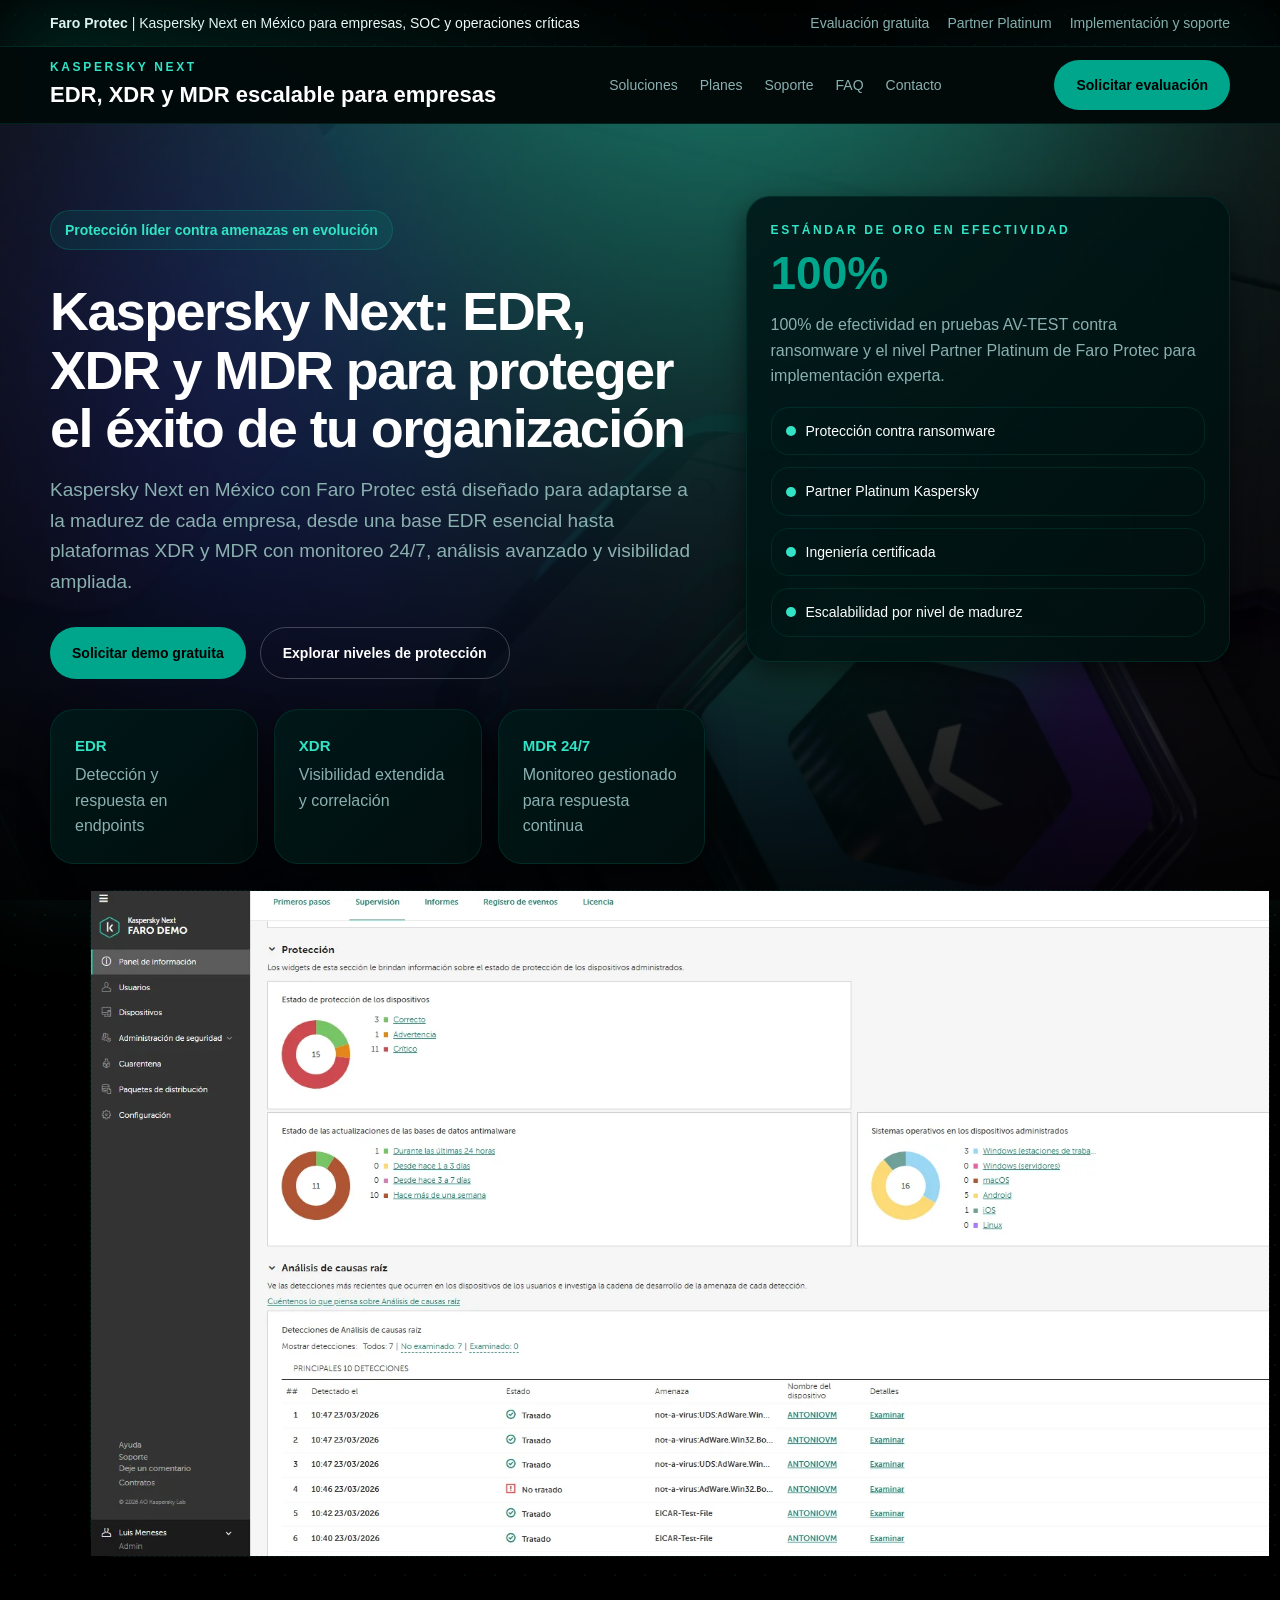
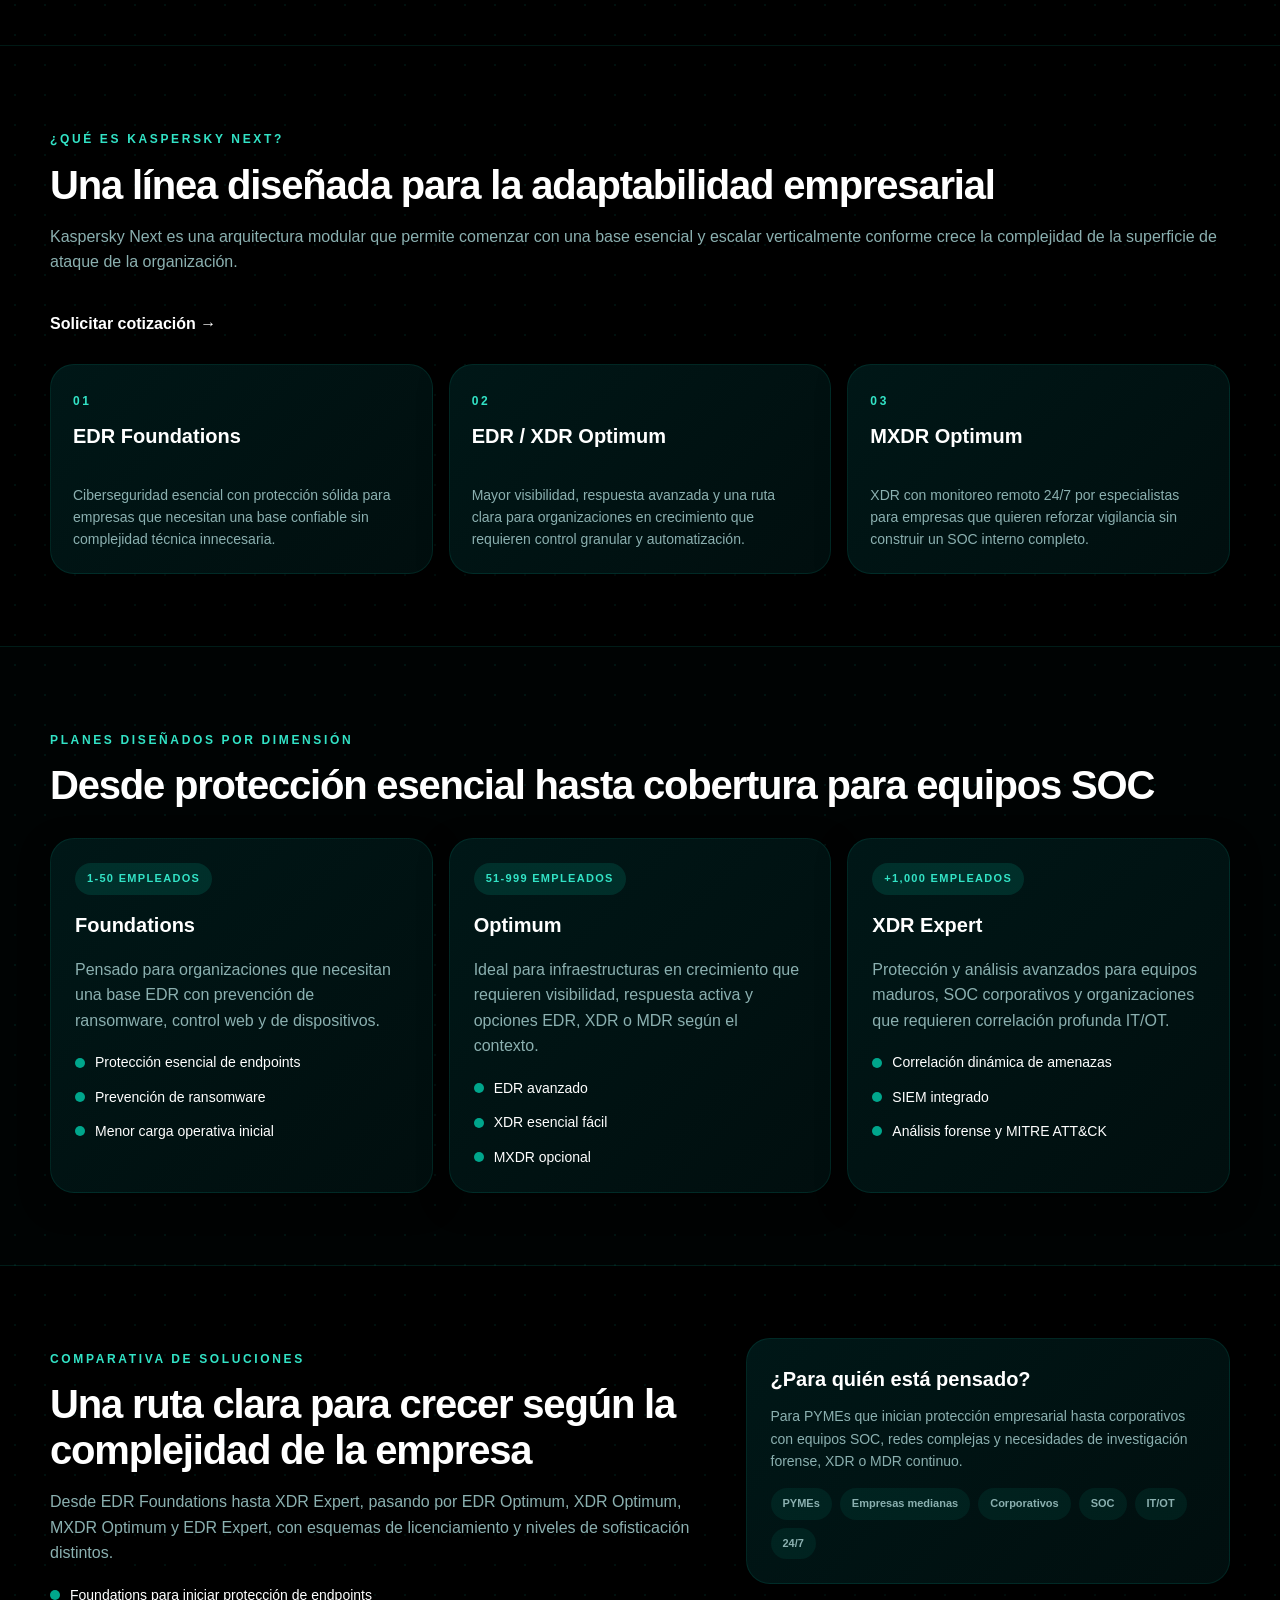
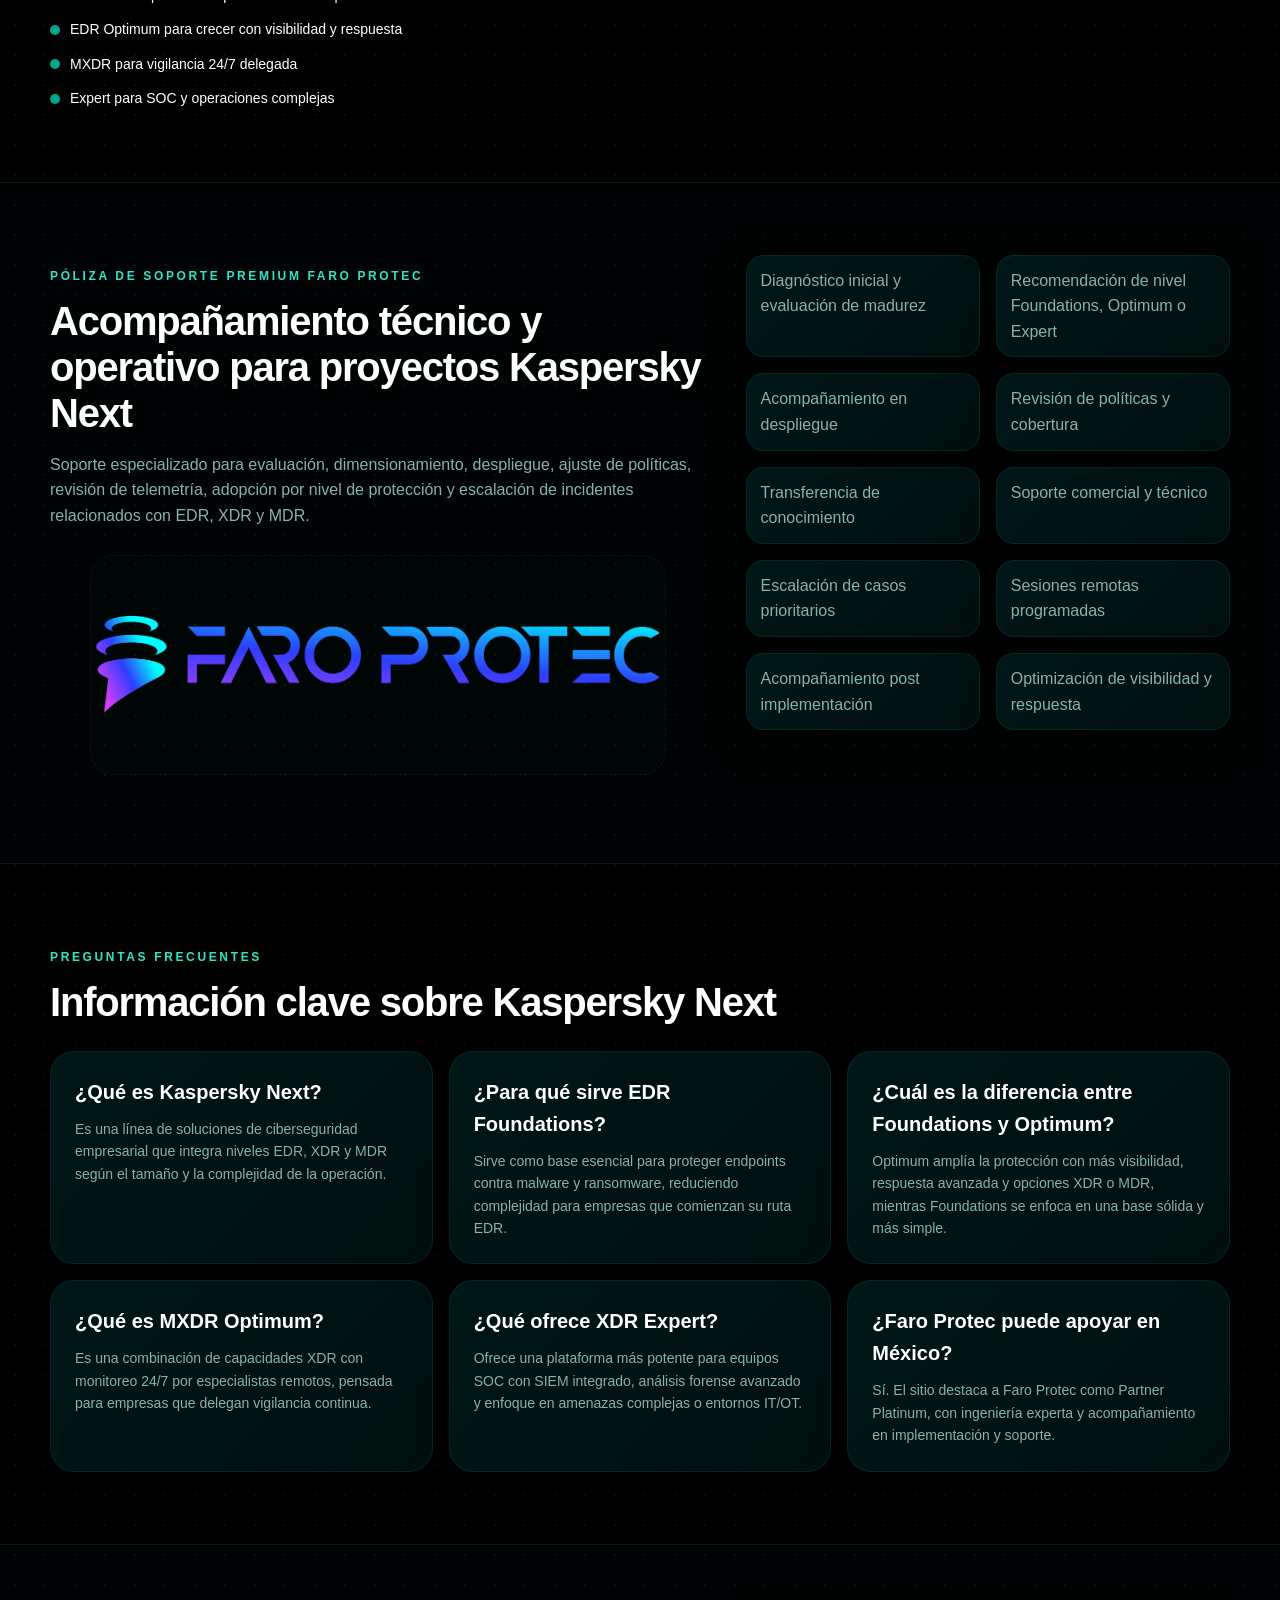
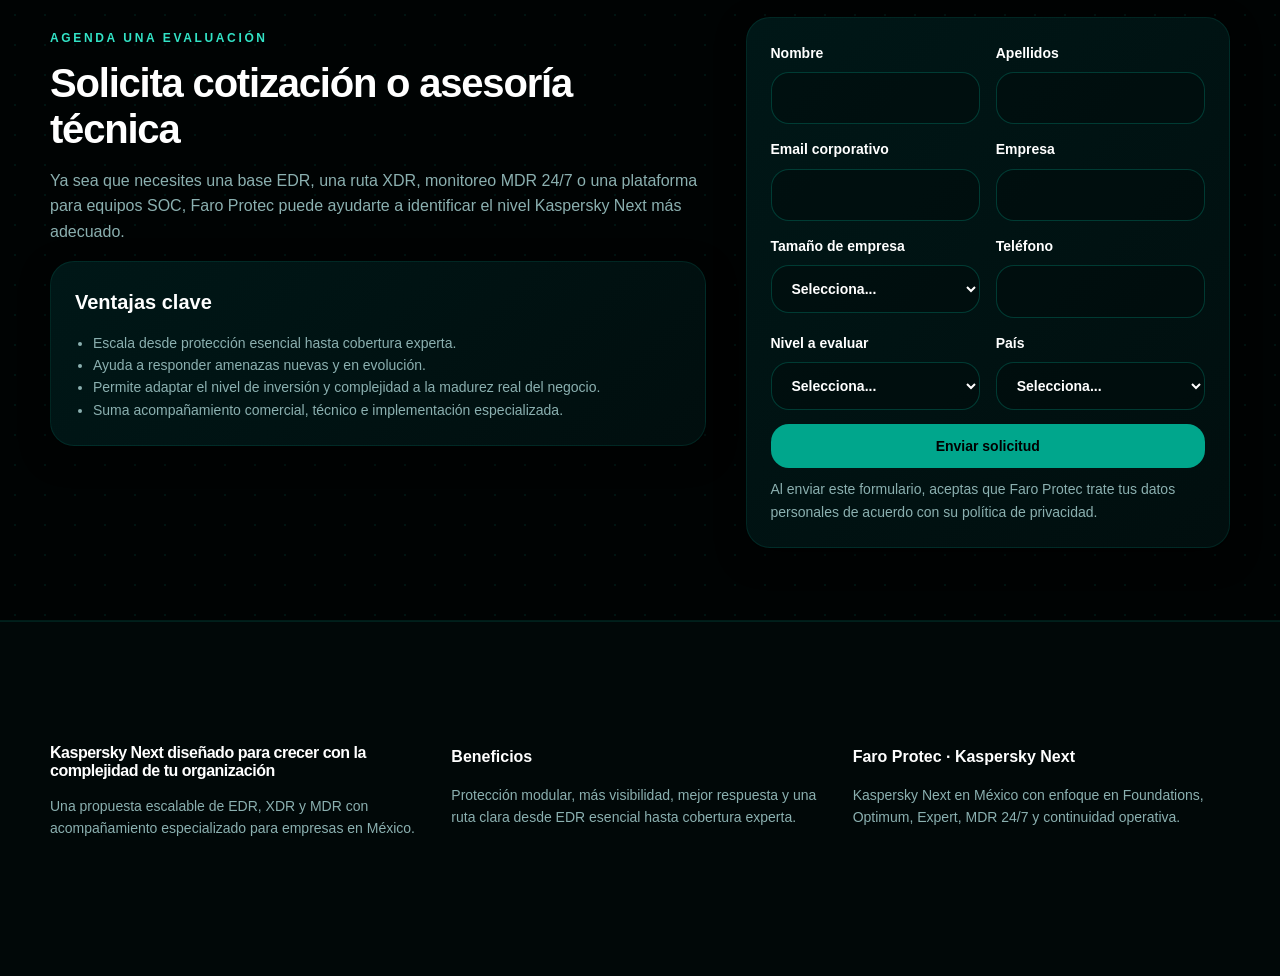
<file: kaspersky_next_landing_optimizada.html>
<!DOCTYPE html>
<html lang="es-MX">
<head>
  <meta charset="UTF-8" />
  <meta name="viewport" content="width=device-width, initial-scale=1" />
  <title>Kaspersky Next en México | EDR, XDR y MDR Empresarial | Faro Protec</title>
  <meta name="description" content="Kaspersky Next en México con Faro Protec: EDR, XDR y MDR empresarial con protección contra ransomware, visibilidad avanzada, monitoreo 24/7 y escalabilidad para empresas de todos los tamaños." />
  <meta name="author" content="Faro Protec" />
  <meta name="robots" content="index,follow,max-image-preview:large,max-snippet:-1,max-video-preview:-1" />
  <meta name="theme-color" content="#0b1220" />
  <meta name="format-detection" content="telephone=no" />
  <link rel="canonical" href="https://www.faroprotec.com/kaspersky-next-mexico/" />

  <meta property="og:type" content="website" />
  <meta property="og:locale" content="es_MX" />
  <meta property="og:site_name" content="Faro Protec" />
  <meta property="og:title" content="Kaspersky Next en México | EDR, XDR y MDR Empresarial" />
  <meta property="og:description" content="Kaspersky Next en México con Faro Protec: protección EDR, XDR y MDR para empresas con enfoque en ransomware, visibilidad y respuesta." />
  <meta property="og:url" content="https://www.faroprotec.com/kaspersky-next-mexico/" />
  <meta property="og:image" content="https://www.faroprotec.com/assets/og/kaspersky-next-mexico.jpg" />

  <meta name="twitter:card" content="summary_large_image" />
  <meta name="twitter:title" content="Kaspersky Next en México | EDR, XDR y MDR Empresarial" />
  <meta name="twitter:description" content="Kaspersky Next en México para empresas: EDR, XDR y MDR con protección escalable y soporte especializado." />
  <meta name="twitter:image" content="https://www.faroprotec.com/assets/og/kaspersky-next-mexico.jpg" />

  <style>
    :root{
      --bg:#071212;
      --bg-soft:#0b1d1d;
      --text:#ffffff;
      --muted:#8bb0b0;
      --line:rgba(0,166,140,0.15);
      --primary:#00a68c;
      --primary-2:#008d77;
      --accent:#32e3c6;
      --shadow:0 10px 28px rgba(0,0,0,.5);
      --radius:24px;
      --max:1180px;
      --focus:0 0 0 3px rgba(0,166,140,.28);
    }
    *{box-sizing:border-box}
    html{scroll-behavior:smooth}
    body{
      margin:0;
      font-family:Arial,Helvetica,sans-serif;
      color:var(--text);
      background-color: #000;
      background-image: 
        radial-gradient(rgba(0, 166, 140, 0.1) 1px, transparent 1px);
      background-size: 30px 30px;
      line-height:1.6;
      text-rendering:optimizeLegibility;
      -webkit-font-smoothing:antialiased;
      -moz-osx-font-smoothing:grayscale;
      position: relative;
      overflow-x: hidden;
      min-height: 100vh;
    }
    .ambient-glow {
      position: fixed;
      top: 0;
      left: 0;
      width: 100%;
      height: 100%;
      background: 
        radial-gradient(circle at 0% 0%, rgba(0, 166, 140, 0.22), transparent 50%),
        radial-gradient(circle at 100% 100%, rgba(50, 227, 198, 0.15), transparent 50%),
        radial-gradient(circle at 100% 0%, rgba(0, 166, 140, 0.1), transparent 40%),
        radial-gradient(circle at 0% 100%, rgba(50, 227, 198, 0.1), transparent 40%);
      pointer-events: none;
      z-index: 0;
      filter: blur(40px);
    }
    a{color:inherit;text-decoration:none}
    img{max-width:100%;display:block}
    a:focus-visible,button:focus-visible,input:focus-visible,select:focus-visible,textarea:focus-visible{outline:none;box-shadow:var(--focus)}
    .skip-link{position:absolute;left:16px;top:-48px;background:#fff;color:#111827;padding:10px 14px;border-radius:12px;z-index:100}
    .skip-link:focus{top:16px}
    .container{width:min(var(--max),calc(100% - 32px));margin:0 auto}
    .topbar{background:rgba(0,0,0,0.4);border-bottom:1px solid var(--line);font-size:14px}
    .topbar-inner{min-height:46px;display:flex;align-items:center;justify-content:space-between;gap:16px;flex-wrap:wrap;padding:10px 0}
    .topbar-note{color:var(--muted);display:flex;gap:18px;flex-wrap:wrap}
    .header{position:sticky;top:0;z-index:30;background:rgba(2,10,10,0.95);border-bottom:1px solid var(--line);backdrop-filter:blur(10px)}
    .header-inner{min-height:76px;display:flex;align-items:center;justify-content:space-between;gap:16px}
    .brand-kicker,.kicker{color:var(--accent);font-size:12px;font-weight:700;letter-spacing:.22em;text-transform:uppercase}
    .brand-title{font-size:22px;font-weight:700}
    .nav{display:flex;align-items:center;gap:22px;color:var(--muted);font-size:14px}
    .nav a:hover,.nav a[aria-current="page"]{color:var(--accent)}
    .btn{display:inline-flex;align-items:center;justify-content:center;gap:8px;border:0;border-radius:999px;padding:14px 22px;font-size:14px;font-weight:700;cursor:pointer;transition:background-color .2s ease,border-color .2s ease,color .2s ease,transform .2s ease;min-height:44px}
    .btn:hover{transform:translateY(-1px)}
    .btn-primary{background:var(--primary);color:#000}.btn-primary:hover{background:var(--primary-2)}
    .btn-dark{background:#fff;color:#000}.btn-dark:hover{background:#e9eef7}
    .btn-outline{background:transparent;color:var(--text);border:1px solid rgba(255,255,255,.22)}.btn-outline:hover{background:rgba(255,255,255,.06)}
    section{padding:72px 0}
    .hero{
      position: relative;
      border-bottom:1px solid var(--line);
      background-image: linear-gradient(rgba(0, 0, 0, 0.4), rgba(0, 0, 0, 0.95)), url('./public/images/masthead-tablet-1x-q93.webp');
      background-size: cover;
      background-position: center;
      background-attachment: fixed;
      z-index: 2;
    }
    .hero-grid,.two-col,.support-grid,.form-grid{display:grid;grid-template-columns:1.15fr .85fr;gap:40px;align-items:start}
    .pill{display:inline-flex;background:rgba(0,166,140,.12);color:var(--accent);border:1px solid rgba(0,166,140,.25);border-radius:999px;padding:8px 14px;font-size:14px;font-weight:700}
    h1{margin:18px 0 0;font-size:54px;line-height:1.08;letter-spacing:-.03em}
    h2{margin:8px 0 0;font-size:40px;line-height:1.15;letter-spacing:-.03em}
    h3{margin:0;font-size:20px}
    .lead,.section-desc{color:var(--muted)}
    .lead{margin:18px 0 0;font-size:19px;max-width:760px}
    .hero-actions{display:flex;flex-wrap:wrap;gap:14px;margin-top:30px}
    .mini-stats,.feature-grid,.support-list,.cards-grid,.plans-grid{display:grid;gap:16px}
    .mini-stats{grid-template-columns:repeat(3,1fr);margin-top:30px}
    .feature-grid{grid-template-columns:repeat(3,1fr);margin-top:26px}
    .cards-grid{grid-template-columns:repeat(3,1fr);margin-top:26px}
    .plans-grid{grid-template-columns:repeat(3,1fr);margin-top:30px}
    .support-list{grid-template-columns:repeat(2,1fr)}
    .card,.mini-card,.feature-box,.sidebar-card,.form-card,.form-note,.plan-card,.support-item,.metric-card{
      background: linear-gradient(135deg, rgba(0,25,25,0.92) 0%, rgba(1,15,15,0.95) 100%);
      border:1px solid var(--line);
      border-radius:var(--radius);
      box-shadow:var(--shadow);
      backdrop-filter: blur(12px);
    }
    .mini-card,.feature-box,.sidebar-card,.form-card,.form-note,.plan-card,.support-item,.metric-card{padding:24px}
    .mini-card strong{display:block;font-size:15px;margin-bottom:4px;color:var(--accent)}
    .mini-card span,.feature-box p,.sidebar-card p,.form-card p,.support-item,.form-note ul,.fineprint,.card p{color:var(--muted)}
    .feature-box p,.sidebar-card p,.form-card p,.card p{font-size:14px;margin:10px 0 0}
    .metric-top{font-size:46px;font-weight:800;line-height:1;margin:10px 0;color:var(--primary)}
    .metric-grid,.check-list,.plan-features{display:grid;gap:12px}
    .metric-grid,.check-list,.plan-features{margin-top:18px}
    .metric-item,.check-item,.plan-feature{display:flex;gap:10px;font-size:14px;color:var(--text)}
    .metric-item,.support-item{border:1px solid var(--line);border-radius:18px;padding:12px 14px}
    .dot-ok,.dot-accent{width:10px;height:10px;border-radius:50%;flex:0 0 auto;margin-top:.45em}
    .dot-ok{background:var(--primary)}
    .dot-accent{background:var(--accent)}
    .section-soft{background:rgba(0,166,140,0.02);border-top:1px solid var(--line);border-bottom:1px solid var(--line)}
    .section-head{display:flex;align-items:end;justify-content:space-between;gap:20px;margin-bottom:28px;flex-wrap:wrap}
    .card-head{padding:22px 22px 0}
    .card-body{padding:22px}
    .card-index{display:inline-block;color:var(--accent);font-size:12px;font-weight:700;letter-spacing:.22em;text-transform:uppercase;margin-bottom:8px}
    .tag-wrap{display:flex;gap:8px;flex-wrap:wrap;margin-top:16px}
    .tag{display:inline-flex;padding:7px 12px;border-radius:999px;background:rgba(0,166,140,0.1);color:var(--muted);font-size:11px;font-weight:700}
    .badge{display:inline-flex;background:rgba(0,166,140,.18);color:var(--accent);border-radius:999px;padding:7px 12px;font-size:11px;font-weight:800;letter-spacing:.12em;text-transform:uppercase;margin-bottom:14px}
    .price{margin-top:10px;font-size:20px;font-weight:700;color:var(--accent)}
    .media-slot{margin-top:26px;border:1px dashed var(--line);border-radius:var(--radius);min-height:220px;display:grid;place-items:center;background:rgba(0,166,140,0.02)}
    .media-slot .media-placeholder{padding:28px;text-align:center;color:var(--muted);max-width:540px}
    .media-slot .media-placeholder strong{display:block;color:var(--text);font-size:18px;margin-bottom:8px}
    .form-note ul{margin:14px 0 0;padding-left:18px;font-size:14px}
    .form-row{display:grid;grid-template-columns:repeat(2,1fr);gap:16px}
    label{display:block;font-size:14px;font-weight:700;color:var(--text);margin-bottom:14px}
    input,select,textarea{
      width:100%;
      margin-top:8px;
      border:1px solid rgba(0,166,140,0.3);
      border-radius:18px;
      padding:14px 16px;
      font:inherit;
      color:#fff;
      background:rgba(0,10,10,0.5);
      transition: border-color 0.2s ease, box-shadow 0.2s ease;
    }
    input:focus,select:focus,textarea:focus{
      border-color:var(--accent);
      background:rgba(0,20,20,0.7);
    }
    option{
      background-color: #0b1d1d;
      color: #fff;
    }
    textarea{resize:vertical;min-height:130px}
    .footer{padding:50px 0;background:rgba(1,8,8,1);border-top:1px solid var(--line)}
    .footer-grid{display:grid;grid-template-columns:repeat(3,1fr);gap:24px;color:var(--muted);font-size:14px}
    .footer h2,.footer h3{margin:0 0 12px;color:var(--text);font-size:16px}
    @media (prefers-reduced-motion:reduce){html{scroll-behavior:auto}*,*::before,*::after{animation:none!important;transition:none!important}}
    @media (max-width:1100px){.hero-grid,.two-col,.support-grid,.form-grid,.feature-grid,.cards-grid,.plans-grid{grid-template-columns:1fr}}
    @media (max-width:820px){.nav{display:none}h1{font-size:38px}h2{font-size:30px}.mini-stats,.support-list,.form-row,.footer-grid{grid-template-columns:1fr}.topbar-note{display:none}.hero-grid,section{padding-top:52px;padding-bottom:52px}}
  </style>

  <script type="application/ld+json">
  {
    "@context":"https://schema.org",
    "@graph":[
      {"@type":"Organization","name":"Faro Protec","url":"https://www.faroprotec.com/"},
      {"@type":"WebSite","name":"Faro Protec","url":"https://www.faroprotec.com/"},
      {"@type":"WebPage","name":"Kaspersky Next en México | EDR, XDR y MDR Empresarial","url":"https://www.faroprotec.com/kaspersky-next-mexico/","description":"Kaspersky Next en México con Faro Protec: EDR, XDR y MDR empresarial con protección contra ransomware, visibilidad avanzada y monitoreo 24/7.","inLanguage":"es-MX"},
      {"@type":"Service","name":"Kaspersky Next en México","serviceType":"EDR, XDR y MDR para empresas","provider":{"@type":"Organization","name":"Faro Protec"},"areaServed":"MX","description":"Implementación y soporte de Kaspersky Next en México para EDR, XDR, MDR, visibilidad, monitoreo 24/7 y protección escalable."},
      {"@type":"FAQPage","mainEntity":[
        {"@type":"Question","name":"¿Qué es Kaspersky Next?","acceptedAnswer":{"@type":"Answer","text":"Kaspersky Next es una línea de soluciones de ciberseguridad empresarial que combina niveles EDR, XDR y MDR para adaptarse al tamaño y complejidad de cada organización."}},
        {"@type":"Question","name":"¿Cuál es la diferencia entre Foundations y Optimum?","acceptedAnswer":{"@type":"Answer","text":"Foundations está pensado como un nivel esencial de protección EDR. Optimum agrega capacidades avanzadas de visibilidad, respuesta y opciones XDR o MDR según la necesidad operativa."}},
        {"@type":"Question","name":"¿Qué es MXDR Optimum?","acceptedAnswer":{"@type":"Answer","text":"MXDR Optimum combina capacidades XDR con monitoreo y soporte gestionado 24/7 por especialistas, ideal para empresas que requieren vigilancia continua sin construir un SOC interno."}},
        {"@type":"Question","name":"¿Faro Protec puede apoyar en la implementación?","acceptedAnswer":{"@type":"Answer","text":"Sí. Faro Protec cuenta con nivel Partner Platinum y acompañamiento técnico y comercial para proyectos Kaspersky Next en México."}}
      ]},
      {"@type":"BreadcrumbList","itemListElement":[
        {"@type":"ListItem","position":1,"name":"Inicio","item":"https://www.faroprotec.com/"},
        {"@type":"ListItem","position":2,"name":"Kaspersky Next en México","item":"https://www.faroprotec.com/kaspersky-next-mexico/"}
      ]}
    ]
  }
  </script>
</head>
<body>
  <a class="skip-link" href="#contenido-principal">Saltar al contenido principal</a>
  <div class="ambient-glow" aria-hidden="true"></div>

  <div class="topbar" aria-label="Información destacada">
    <div class="container topbar-inner">
      <div><strong>Faro Protec</strong> | Kaspersky Next en México para empresas, SOC y operaciones críticas</div>
      <div class="topbar-note" aria-hidden="true">
        <span>Evaluación gratuita</span>
        <span>Partner Platinum</span>
        <span>Implementación y soporte</span>
      </div>
    </div>
  </div>

  <header class="header">
    <div class="container header-inner">
      <div>
        <div class="brand-kicker">Kaspersky Next</div>
        <div class="brand-title">EDR, XDR y MDR escalable para empresas</div>
      </div>

      <nav class="nav" aria-label="Navegación principal">
        <a href="#soluciones">Soluciones</a>
        <a href="#planes">Planes</a>
        <a href="#soporte">Soporte</a>
        <a href="#faq">FAQ</a>
        <a href="#contacto">Contacto</a>
      </nav>

      <a class="btn btn-primary" href="#contacto">Solicitar evaluación</a>
    </div>
  </header>

  <main id="contenido-principal">
    <section class="hero" aria-labelledby="hero-title">
      <div class="container hero-grid">
        <div>
          <p class="pill">Protección líder contra amenazas en evolución</p>
          <h1 id="hero-title">Kaspersky Next: EDR, XDR y MDR para proteger el éxito de tu organización</h1>
          <p class="lead">
            Kaspersky Next en México con Faro Protec está diseñado para adaptarse a la madurez de cada empresa, desde una base EDR esencial hasta plataformas XDR y MDR con monitoreo 24/7, análisis avanzado y visibilidad ampliada.
          </p>

          <div class="hero-actions">
            <a class="btn btn-primary" href="#contacto">Solicitar demo gratuita</a>
            <a class="btn btn-outline" href="#planes">Explorar niveles de protección</a>
          </div>

          <div class="mini-stats" aria-label="Indicadores destacados">
            <div class="mini-card">
              <strong>EDR</strong>
              <span>Detección y respuesta en endpoints</span>
            </div>
            <div class="mini-card">
              <strong>XDR</strong>
              <span>Visibilidad extendida y correlación</span>
            </div>
            <div class="mini-card">
              <strong>MDR 24/7</strong>
              <span>Monitoreo gestionado para respuesta continua</span>
            </div>
          </div>
        </div>

        <aside class="metric-card" aria-labelledby="metric-title">
          <div class="kicker">Estándar de oro en efectividad</div>
          <div class="metric-top">100%</div>
          <p id="metric-title" class="section-desc">100% de efectividad en pruebas AV-TEST contra ransomware y el nivel Partner Platinum de Faro Protec para implementación experta.</p>
          <div class="metric-grid">
            <div class="metric-item"><span class="dot-accent" aria-hidden="true"></span> Protección contra ransomware</div>
            <div class="metric-item"><span class="dot-accent" aria-hidden="true"></span> Partner Platinum Kaspersky</div>
            <div class="metric-item"><span class="dot-accent" aria-hidden="true"></span> Ingeniería certificada</div>
            <div class="metric-item"><span class="dot-accent" aria-hidden="true"></span> Escalabilidad por nivel de madurez</div>
          </div>
        </aside>
      </div>

      <div class="container">
        <figure class="media-slot" aria-label="Dashboard de Kaspersky Next" style="display: block; width: 100%; min-height: 400px; position: relative; z-index: 10;">
          <img src="public/images/Consola_Kaspersky.webp?v=1.1" alt="Consola de gestión Kaspersky Next" class="w-full h-[400px] object-cover rounded-2xl brightness-90 hover:brightness-100 transition-all duration-500 shadow-xl" style="display: block;">
        </figure>
      </div>
    </section>

    <section id="soluciones" aria-labelledby="soluciones-title">
      <div class="container">
        <div class="section-head">
          <div>
            <p class="kicker">¿Qué es Kaspersky Next?</p>
            <h2 id="soluciones-title">Una línea diseñada para la adaptabilidad empresarial</h2>
            <p class="section-desc">Kaspersky Next es una arquitectura modular que permite comenzar con una base esencial y escalar verticalmente conforme crece la complejidad de la superficie de ataque de la organización.</p>
          </div>
          <a href="#contacto"><strong>Solicitar cotización →</strong></a>
        </div>

        <div class="cards-grid">
          <article class="card">
            <div class="card-head"><span class="card-index">01</span><h3>EDR Foundations</h3></div>
            <div class="card-body"><p>Ciberseguridad esencial con protección sólida para empresas que necesitan una base confiable sin complejidad técnica innecesaria.</p></div>
          </article>
          <article class="card">
            <div class="card-head"><span class="card-index">02</span><h3>EDR / XDR Optimum</h3></div>
            <div class="card-body"><p>Mayor visibilidad, respuesta avanzada y una ruta clara para organizaciones en crecimiento que requieren control granular y automatización.</p></div>
          </article>
          <article class="card">
            <div class="card-head"><span class="card-index">03</span><h3>MXDR Optimum</h3></div>
            <div class="card-body"><p>XDR con monitoreo remoto 24/7 por especialistas para empresas que quieren reforzar vigilancia sin construir un SOC interno completo.</p></div>
          </article>
        </div>
      </div>
    </section>

    <section class="section-soft" aria-labelledby="planes-title" id="planes">
      <div class="container">
        <p class="kicker">Planes diseñados por dimensión</p>
        <h2 id="planes-title">Desde protección esencial hasta cobertura para equipos SOC</h2>

        <div class="plans-grid">
          <article class="plan-card">
            <div class="badge">1-50 empleados</div>
            <h3>Foundations</h3>
            <p class="section-desc">Pensado para organizaciones que necesitan una base EDR con prevención de ransomware, control web y de dispositivos.</p>
            <div class="plan-features">
              <div class="plan-feature"><span class="dot-ok" aria-hidden="true"></span> Protección esencial de endpoints</div>
              <div class="plan-feature"><span class="dot-ok" aria-hidden="true"></span> Prevención de ransomware</div>
              <div class="plan-feature"><span class="dot-ok" aria-hidden="true"></span> Menor carga operativa inicial</div>
            </div>
          </article>

          <article class="plan-card">
            <div class="badge">51-999 empleados</div>
            <h3>Optimum</h3>
            <p class="section-desc">Ideal para infraestructuras en crecimiento que requieren visibilidad, respuesta activa y opciones EDR, XDR o MDR según el contexto.</p>
            <div class="plan-features">
              <div class="plan-feature"><span class="dot-ok" aria-hidden="true"></span> EDR avanzado</div>
              <div class="plan-feature"><span class="dot-ok" aria-hidden="true"></span> XDR esencial fácil</div>
              <div class="plan-feature"><span class="dot-ok" aria-hidden="true"></span> MXDR opcional</div>
            </div>
          </article>

          <article class="plan-card">
            <div class="badge">+1,000 empleados</div>
            <h3>XDR Expert</h3>
            <p class="section-desc">Protección y análisis avanzados para equipos maduros, SOC corporativos y organizaciones que requieren correlación profunda IT/OT.</p>
            <div class="plan-features">
              <div class="plan-feature"><span class="dot-ok" aria-hidden="true"></span> Correlación dinámica de amenazas</div>
              <div class="plan-feature"><span class="dot-ok" aria-hidden="true"></span> SIEM integrado</div>
              <div class="plan-feature"><span class="dot-ok" aria-hidden="true"></span> Análisis forense y MITRE ATT&CK</div>
            </div>
          </article>
        </div>
      </div>
    </section>

    <section aria-labelledby="comparativa-title">
      <div class="container two-col">
        <div>
          <p class="kicker">Comparativa de soluciones</p>
          <h2 id="comparativa-title">Una ruta clara para crecer según la complejidad de la empresa</h2>
          <p class="section-desc">Desde EDR Foundations hasta XDR Expert, pasando por EDR Optimum, XDR Optimum, MXDR Optimum y EDR Expert, con esquemas de licenciamiento y niveles de sofisticación distintos.</p>

          <div class="check-list">
            <div class="check-item"><span class="dot-ok" aria-hidden="true"></span> Foundations para iniciar protección de endpoints</div>
            <div class="check-item"><span class="dot-ok" aria-hidden="true"></span> EDR Optimum para crecer con visibilidad y respuesta</div>
            <div class="check-item"><span class="dot-ok" aria-hidden="true"></span> MXDR para vigilancia 24/7 delegada</div>
            <div class="check-item"><span class="dot-ok" aria-hidden="true"></span> Expert para SOC y operaciones complejas</div>
          </div>
        </div>

        <aside class="sidebar-card" aria-labelledby="ideal-title">
          <h3 id="ideal-title">¿Para quién está pensado?</h3>
          <p>Para PYMEs que inician protección empresarial hasta corporativos con equipos SOC, redes complejas y necesidades de investigación forense, XDR o MDR continuo.</p>
          <div class="tag-wrap">
            <span class="tag">PYMEs</span>
            <span class="tag">Empresas medianas</span>
            <span class="tag">Corporativos</span>
            <span class="tag">SOC</span>
            <span class="tag">IT/OT</span>
            <span class="tag">24/7</span>
          </div>
        </aside>
      </div>
    </section>

    <section id="soporte" class="section-soft" aria-labelledby="soporte-title">
      <div class="container support-grid">
        <div>
          <p class="kicker">Póliza de soporte premium Faro Protec</p>
          <h2 id="soporte-title">Acompañamiento técnico y operativo para proyectos Kaspersky Next</h2>
          <p class="section-desc">Soporte especializado para evaluación, dimensionamiento, despliegue, ajuste de políticas, revisión de telemetría, adopción por nivel de protección y escalación de incidentes relacionados con EDR, XDR y MDR.</p>

          <figure class="media-slot" aria-label="Logo Faro Protec">
            <img src="./public/images/faroprotec.webp" alt="Faro Protec Platinum Partner" class="max-h-24 w-auto opacity-100 brightness-110 px-8">
          </figure>
        </div>

        <div class="support-list">
          <div class="support-item">Diagnóstico inicial y evaluación de madurez</div>
          <div class="support-item">Recomendación de nivel Foundations, Optimum o Expert</div>
          <div class="support-item">Acompañamiento en despliegue</div>
          <div class="support-item">Revisión de políticas y cobertura</div>
          <div class="support-item">Transferencia de conocimiento</div>
          <div class="support-item">Soporte comercial y técnico</div>
          <div class="support-item">Escalación de casos prioritarios</div>
          <div class="support-item">Sesiones remotas programadas</div>
          <div class="support-item">Acompañamiento post implementación</div>
          <div class="support-item">Optimización de visibilidad y respuesta</div>
        </div>
      </div>
    </section>

    <section id="faq" aria-labelledby="faq-title">
      <div class="container">
        <p class="kicker">Preguntas frecuentes</p>
        <h2 id="faq-title">Información clave sobre Kaspersky Next</h2>
        <div class="feature-grid">
          <article class="feature-box"><h3>¿Qué es Kaspersky Next?</h3><p>Es una línea de soluciones de ciberseguridad empresarial que integra niveles EDR, XDR y MDR según el tamaño y la complejidad de la operación.</p></article>
          <article class="feature-box"><h3>¿Para qué sirve EDR Foundations?</h3><p>Sirve como base esencial para proteger endpoints contra malware y ransomware, reduciendo complejidad para empresas que comienzan su ruta EDR.</p></article>
          <article class="feature-box"><h3>¿Cuál es la diferencia entre Foundations y Optimum?</h3><p>Optimum amplía la protección con más visibilidad, respuesta avanzada y opciones XDR o MDR, mientras Foundations se enfoca en una base sólida y más simple.</p></article>
          <article class="feature-box"><h3>¿Qué es MXDR Optimum?</h3><p>Es una combinación de capacidades XDR con monitoreo 24/7 por especialistas remotos, pensada para empresas que delegan vigilancia continua.</p></article>
          <article class="feature-box"><h3>¿Qué ofrece XDR Expert?</h3><p>Ofrece una plataforma más potente para equipos SOC con SIEM integrado, análisis forense avanzado y enfoque en amenazas complejas o entornos IT/OT.</p></article>
          <article class="feature-box"><h3>¿Faro Protec puede apoyar en México?</h3><p>Sí. El sitio destaca a Faro Protec como Partner Platinum, con ingeniería experta y acompañamiento en implementación y soporte.</p></article>
        </div>
      </div>
    </section>

    <section id="contacto" class="section-soft" aria-labelledby="contacto-title">
      <div class="container form-grid">
        <div>
          <p class="kicker">Agenda una evaluación</p>
          <h2 id="contacto-title">Solicita cotización o asesoría técnica</h2>
          <p class="section-desc">Ya sea que necesites una base EDR, una ruta XDR, monitoreo MDR 24/7 o una plataforma para equipos SOC, Faro Protec puede ayudarte a identificar el nivel Kaspersky Next más adecuado.</p>

          <div class="form-note">
            <h3>Ventajas clave</h3>
            <ul>
              <li>Escala desde protección esencial hasta cobertura experta.</li>
              <li>Ayuda a responder amenazas nuevas y en evolución.</li>
              <li>Permite adaptar el nivel de inversión y complejidad a la madurez real del negocio.</li>
              <li>Suma acompañamiento comercial, técnico e implementación especializada.</li>
            </ul>
          </div>
        </div>

        <div class="form-card">
          <form method="post" action="/contacto/kaspersky-next" aria-label="Formulario de contacto para Kaspersky Next">
            <div class="form-row">
              <label for="nombre">Nombre<input id="nombre" name="nombre" type="text" autocomplete="given-name" required /></label>
              <label for="apellidos">Apellidos<input id="apellidos" name="apellidos" type="text" autocomplete="family-name" required /></label>
            </div>
            <div class="form-row">
              <label for="email">Email corporativo<input id="email" name="email" type="email" autocomplete="email" inputmode="email" required /></label>
              <label for="empresa">Empresa<input id="empresa" name="empresa" type="text" autocomplete="organization" required /></label>
            </div>
            <div class="form-row">
              <label for="tamano">Tamaño de empresa<select id="tamano" name="tamano" required><option value="">Selecciona...</option><option>1-50 empleados</option><option>51-250 empleados</option><option>251-1000 empleados</option><option>1000+ empleados</option></select></label>
              <label for="telefono">Teléfono<input id="telefono" name="telefono" type="tel" autocomplete="tel" inputmode="tel" required /></label>
            </div>
            <div class="form-row">
              <label for="nivel">Nivel a evaluar<select id="nivel" name="nivel" required><option value="">Selecciona...</option><option>Next EDR Foundations</option><option>Next Optimum</option><option>Next Expert</option><option>No estoy seguro</option></select></label>
              <label for="pais">País<select id="pais" name="pais" required><option value="">Selecciona...</option><option>México</option><option>Otros...</option></select></label>
            </div>
            <button class="btn btn-primary" type="submit" style="width:100%;border-radius:18px;">Enviar solicitud</button>
            <p class="fineprint">Al enviar este formulario, aceptas que Faro Protec trate tus datos personales de acuerdo con su política de privacidad.</p>
          </form>
        </div>
      </div>
    </section>
  </main>

  <footer class="footer">
    <div class="container footer-grid">
      <section aria-labelledby="footer-brand-title">
        <h2 id="footer-brand-title">Kaspersky Next diseñado para crecer con la complejidad de tu organización</h2>
        <p>Una propuesta escalable de EDR, XDR y MDR con acompañamiento especializado para empresas en México.</p>
      </section>
      <section aria-labelledby="footer-beneficios-title">
        <h3 id="footer-beneficios-title">Beneficios</h3>
        <p>Protección modular, más visibilidad, mejor respuesta y una ruta clara desde EDR esencial hasta cobertura experta.</p>
      </section>
      <section aria-labelledby="footer-legal-title">
        <h3 id="footer-legal-title">Faro Protec · Kaspersky Next</h3>
        <p>Kaspersky Next en México con enfoque en Foundations, Optimum, Expert, MDR 24/7 y continuidad operativa.</p>
      </section>
    </div>
  </footer>
</body>
</html>
</file>
